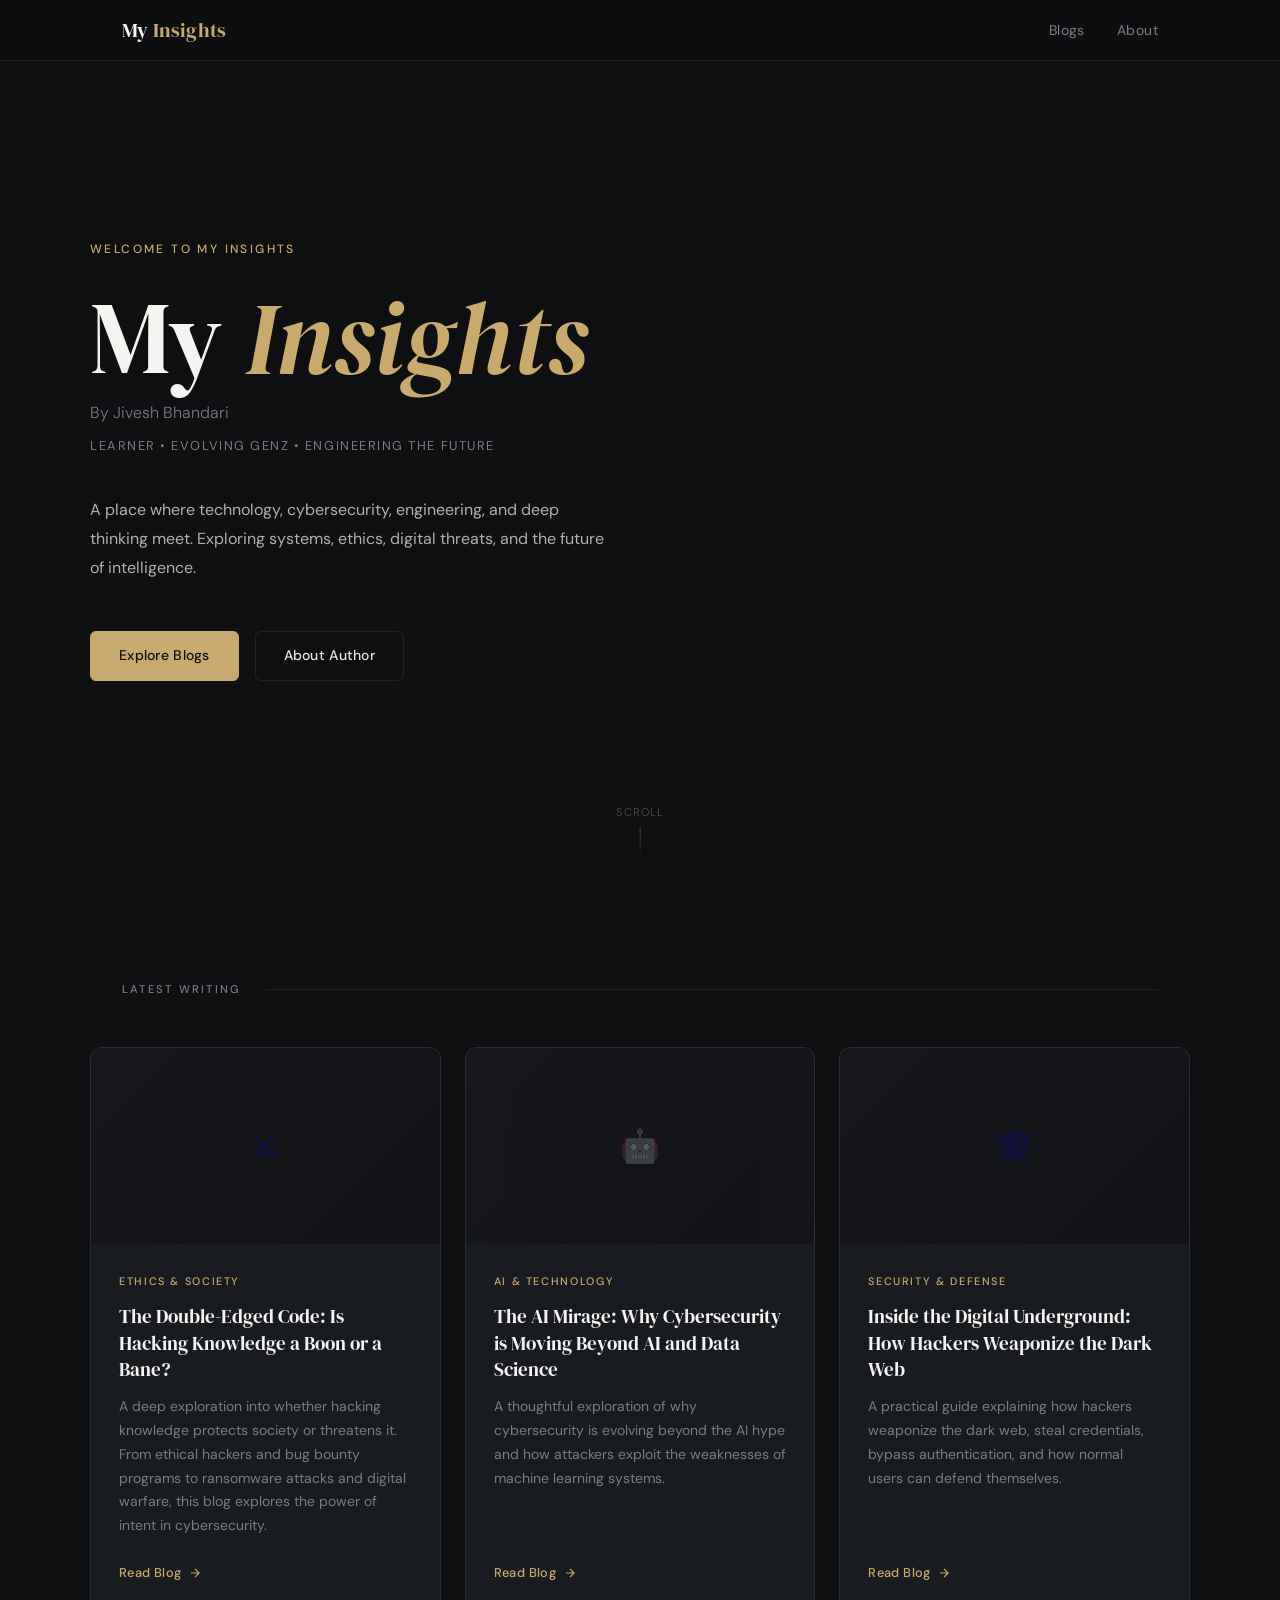
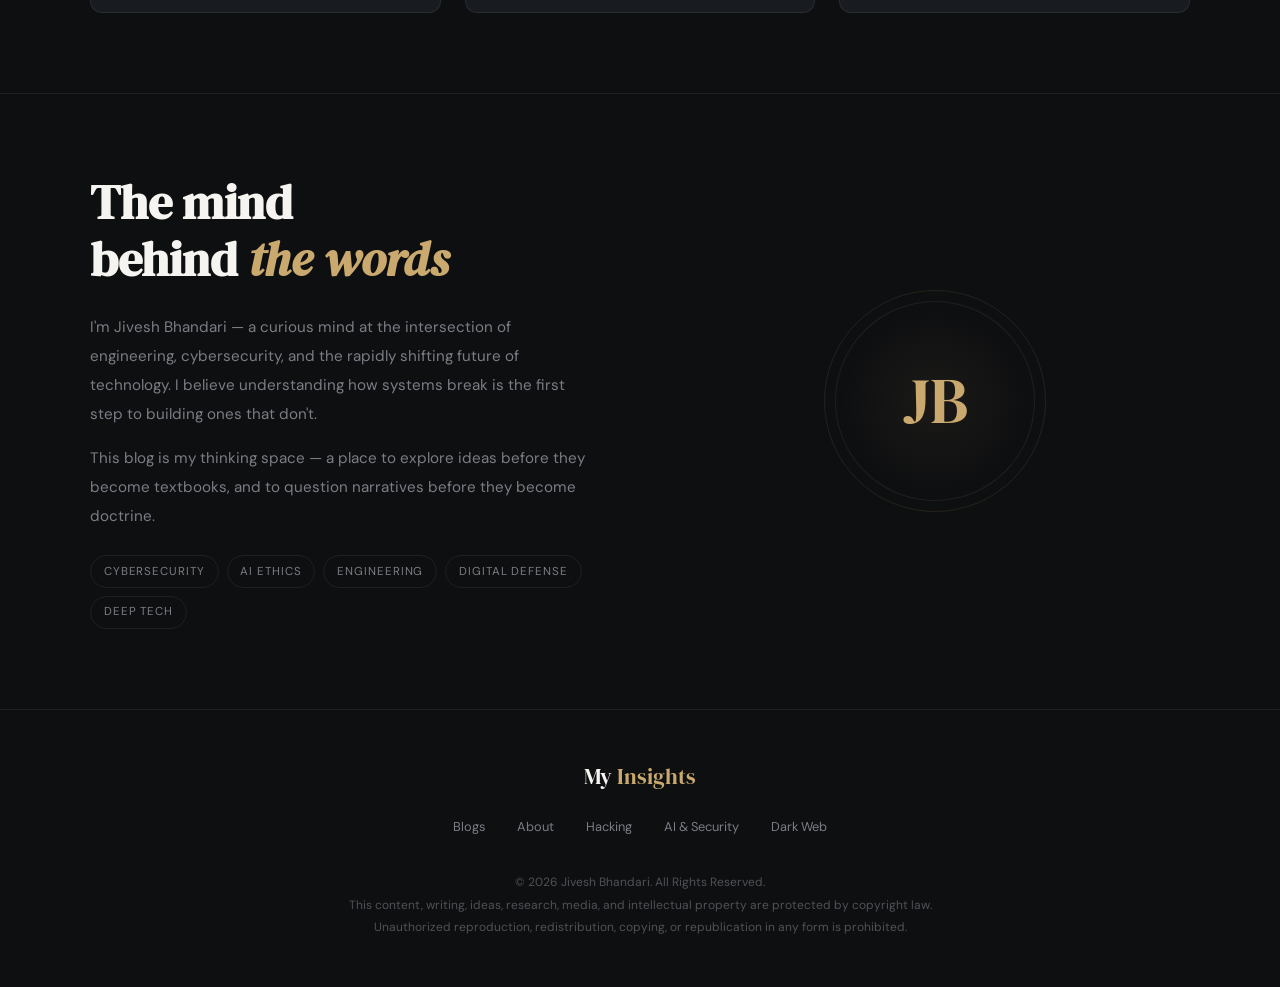
<file: index.html>
<!DOCTYPE html>
<html lang="en">
<head>
  <meta charset="UTF-8" />
  <meta name="viewport" content="width=device-width, initial-scale=1.0" />
  <meta name="description" content="My Insights by Jivesh Bhandari — Technology, Cybersecurity, Engineering, and the Future." />

  <!-- Open Graph / Social Media Meta Tags -->
  <meta property="og:title" content="My Insights — Jivesh Bhandari" />
  <meta property="og:description" content="Technology, Cybersecurity, Engineering, and Future Trends." />
  <meta property="og:url" content="https://jivesh-bhandari-blogs.netlify.app/" />
  <meta property="og:type" content="website" />
  <meta property="og:image" content="https://lh3.googleusercontent.com/pw/AP1GczNeEbO_qNmaP4E3R63Bu9_kUlmDk4RYoKsVJawiVzj3c5rpnS4k363FmC-k52hP71HSp8kPJO4ZqF_bJ3e5_zejurnPZ3fEbfZ1PQjHi17UHcwoRBCBDaNKCDfcrjXe0fOIX1Igfu7BNVHOt8ntsnmY=w2400-h1600-s-no-gm?authuser=0" />
  <meta property="og:image:width" content="2400" />
  <meta property="og:image:height" content="1600" />
  <meta property="og:image:alt" content="My Insights by Jivesh Bhandari - Technology, Cybersecurity & Engineering Blog" />

  <!-- Twitter Cards -->
  <meta name="twitter:card" content="summary_large_image" />
  <meta name="twitter:title" content="My Insights — Jivesh Bhandari" />
  <meta name="twitter:description" content="Technology, Cybersecurity, Engineering, and Future Trends." />
  <meta name="twitter:image" content="https://lh3.googleusercontent.com/pw/AP1GczNeEbO_qNmaP4E3R63Bu9_kUlmDk4RYoKsVJawiVzj3c5rpnS4k363FmC-k52hP71HSp8kPJO4ZqF_bJ3e5_zejurnPZ3fEbfZ1PQjHi17UHcwoRBCBDaNKCDfcrjXe0fOIX1Igfu7BNVHOt8ntsnmY=w2400-h1600-s-no-gm?authuser=0" />

  <title>My Insights — Jivesh Bhandari</title>
  <link rel="preconnect" href="https://fonts.googleapis.com" />
  <link rel="preconnect" href="https://fonts.gstatic.com" crossorigin />
  <link href="https://fonts.googleapis.com/css2?family=DM+Serif+Display:ital@0;1&family=DM+Sans:wght@300;400;500&display=swap" rel="stylesheet" />
  <link rel="stylesheet" href="index.css" />
</head>
<body>

  <nav>
    <div class="nav-inner">
      <a href="index.html" class="nav-logo">My <span>Insights</span></a>
      <ul class="nav-links">
        <li><a href="#blogs">Blogs</a></li>
        <li><a href="#about">About</a></li>
      </ul>
    </div>
  </nav>

  <section class="hero">
    <div class="hero-bg"></div>
    <div class="hero-overlay"></div>
    <div class="hero-content">
      <p class="hero-eyebrow">Welcome to My Insights</p>
      <h1 class="hero-title">My <em>Insights</em></h1>
      <p class="hero-sub">By Jivesh Bhandari</p>
      <p class="hero-tagline">Learner &bull; Evolving GenZ &bull; Engineering the Future</p>
      <p class="hero-intro">A place where technology, cybersecurity, engineering, and deep thinking meet. Exploring systems, ethics, digital threats, and the future of intelligence.</p>
      <div class="hero-btns">
        <a href="#blogs" class="btn btn-primary">Explore Blogs</a>
        <a href="#about" class="btn btn-ghost">About Author</a>
      </div>
    </div>
    <div class="scroll-hint">Scroll</div>
  </section>

  <section id="blogs">
    <div class="section-label">
      <span>Latest Writing</span>
    </div>
    <div class="blogs-grid">

      <a href="Hacking_Knowledge_Boon_or_Bane.html" class="card fade-up">
        <div class="card-img">
          <img src="https://lh3.googleusercontent.com/pw/AP1GczMq9yNB_U9fghuEnM-Q7bZff6iFEiEwh6FCKW2mfzI6XwjSGj_rlnCyKGowDDvUQPapVhyWKDLr_SGAsQro1u2xmjA0e5oeh9nJcEF5EJJ3mfOqzdGvhZCMtvaty3MlrDnmzh4pscwB37aiBfrCf-65=w1024-h683-s-no-gm?authuser=0"
            alt="Hacking Knowledge"
            onerror="this.parentElement.innerHTML='<div class=\'card-img-placeholder\'>⚔</div>'" />
        </div>
        <div class="card-body">
          <p class="card-tag">Ethics &amp; Society</p>
          <h2 class="card-title">The Double-Edged Code: Is Hacking Knowledge a Boon or a Bane?</h2>
          <p class="card-desc">A deep exploration into whether hacking knowledge protects society or threatens it. From ethical hackers and bug bounty programs to ransomware attacks and digital warfare, this blog explores the power of intent in cybersecurity.</p>
          <span class="card-read">Read Blog <svg viewBox="0 0 24 24" fill="none" stroke="currentColor" stroke-width="2"><path d="M5 12h14M12 5l7 7-7 7"/></svg></span>
        </div>
      </a>

      <a href="Cybersecurity_Beyond_AI_and_Data_Science.html" class="card fade-up">
        <div class="card-img">
          <img src="https://lh3.googleusercontent.com/pw/AP1GczMlxmVu-YY9zmVrAGi2Ozqy6V_SJbiHuywV4XxTKue5YpfRM9NLTo_SGcJCJW1yTneMDnVo9uAGF_LFfDSKTrddrBKPNVRTz6tqi3yRopGi9bMxUjoqHJVPv7ydQSayVdYzeaaXWYBPFWcrBYizVz8x=w697-h444-s-no-gm?authuser=0"
            alt="AI and Cybersecurity"
            onerror="this.parentElement.innerHTML='<div class=\'card-img-placeholder\'>🤖</div>'" />
        </div>
        <div class="card-body">
          <p class="card-tag">AI &amp; Technology</p>
          <h2 class="card-title">The AI Mirage: Why Cybersecurity is Moving Beyond AI and Data Science</h2>
          <p class="card-desc">A thoughtful exploration of why cybersecurity is evolving beyond the AI hype and how attackers exploit the weaknesses of machine learning systems.</p>
          <span class="card-read">Read Blog <svg viewBox="0 0 24 24" fill="none" stroke="currentColor" stroke-width="2"><path d="M5 12h14M12 5l7 7-7 7"/></svg></span>
        </div>
      </a>

      <a href="Dark_Web_and_Hacker_Defense_Guide.html" class="card fade-up">
        <div class="card-img">
          <img src="https://lh3.googleusercontent.com/pw/AP1GczPHlCnpF2lUAhondIzsMMGBLqr3ot6d9sQoe-3z2kREuGic0Zb66toZxkZ75unkDyFJ79W4FwWqlCLpmpB7RLnM4CUxNw3isTLEocvWcGR8aWW82LUK6UxIG7GuK-hX9eWFvy8XAGx_Dy-_hJS3LwK_=w888-h529-s-no-gm?authuser=0"
            alt="Dark Web"
            onerror="this.parentElement.innerHTML='<div class=\'card-img-placeholder\'>🕸</div>'" />
        </div>
        <div class="card-body">
          <p class="card-tag">Security &amp; Defense</p>
          <h2 class="card-title">Inside the Digital Underground: How Hackers Weaponize the Dark Web</h2>
          <p class="card-desc">A practical guide explaining how hackers weaponize the dark web, steal credentials, bypass authentication, and how normal users can defend themselves.</p>
          <span class="card-read">Read Blog <svg viewBox="0 0 24 24" fill="none" stroke="currentColor" stroke-width="2"><path d="M5 12h14M12 5l7 7-7 7"/></svg></span>
        </div>
      </a>

    </div>
  </section>

  <section id="about">
    <div class="about-inner">
      <div>
        <h2 class="about-heading">The mind<br>behind <em>the words</em></h2>
        <p class="about-text">I'm Jivesh Bhandari — a curious mind at the intersection of engineering, cybersecurity, and the rapidly shifting future of technology. I believe understanding how systems break is the first step to building ones that don't.</p>
        <p class="about-text">This blog is my thinking space — a place to explore ideas before they become textbooks, and to question narratives before they become doctrine.</p>
        <div class="about-tags">
          <span class="tag">Cybersecurity</span>
          <span class="tag">AI Ethics</span>
          <span class="tag">Engineering</span>
          <span class="tag">Digital Defense</span>
          <span class="tag">Deep Tech</span>
        </div>
      </div>
      <div class="about-visual">
        <div class="about-monogram">JB</div>
      </div>
    </div>
  </section>

  <footer>
    <div class="logo">My <span>Insights</span></div>
    <ul class="footer-links">
      <li><a href="#blogs">Blogs</a></li>
      <li><a href="#about">About</a></li>
      <li><a href="Hacking_Knowledge_Boon_or_Bane.html">Hacking</a></li>
      <li><a href="Cybersecurity_Beyond_AI_and_Data_Science.html">AI &amp; Security</a></li>
      <li><a href="Dark_Web_and_Hacker_Defense_Guide.html">Dark Web</a></li>
    </ul>
    <p class="footer-copy">
      &copy; 2026 Jivesh Bhandari. All Rights Reserved.<br>
      This content, writing, ideas, research, media, and intellectual property are protected by copyright law.
      Unauthorized reproduction, redistribution, copying, or republication in any form is prohibited.
    </p>
  </footer>

  <script src="index.js"></script>

</body>
</html>
</file>
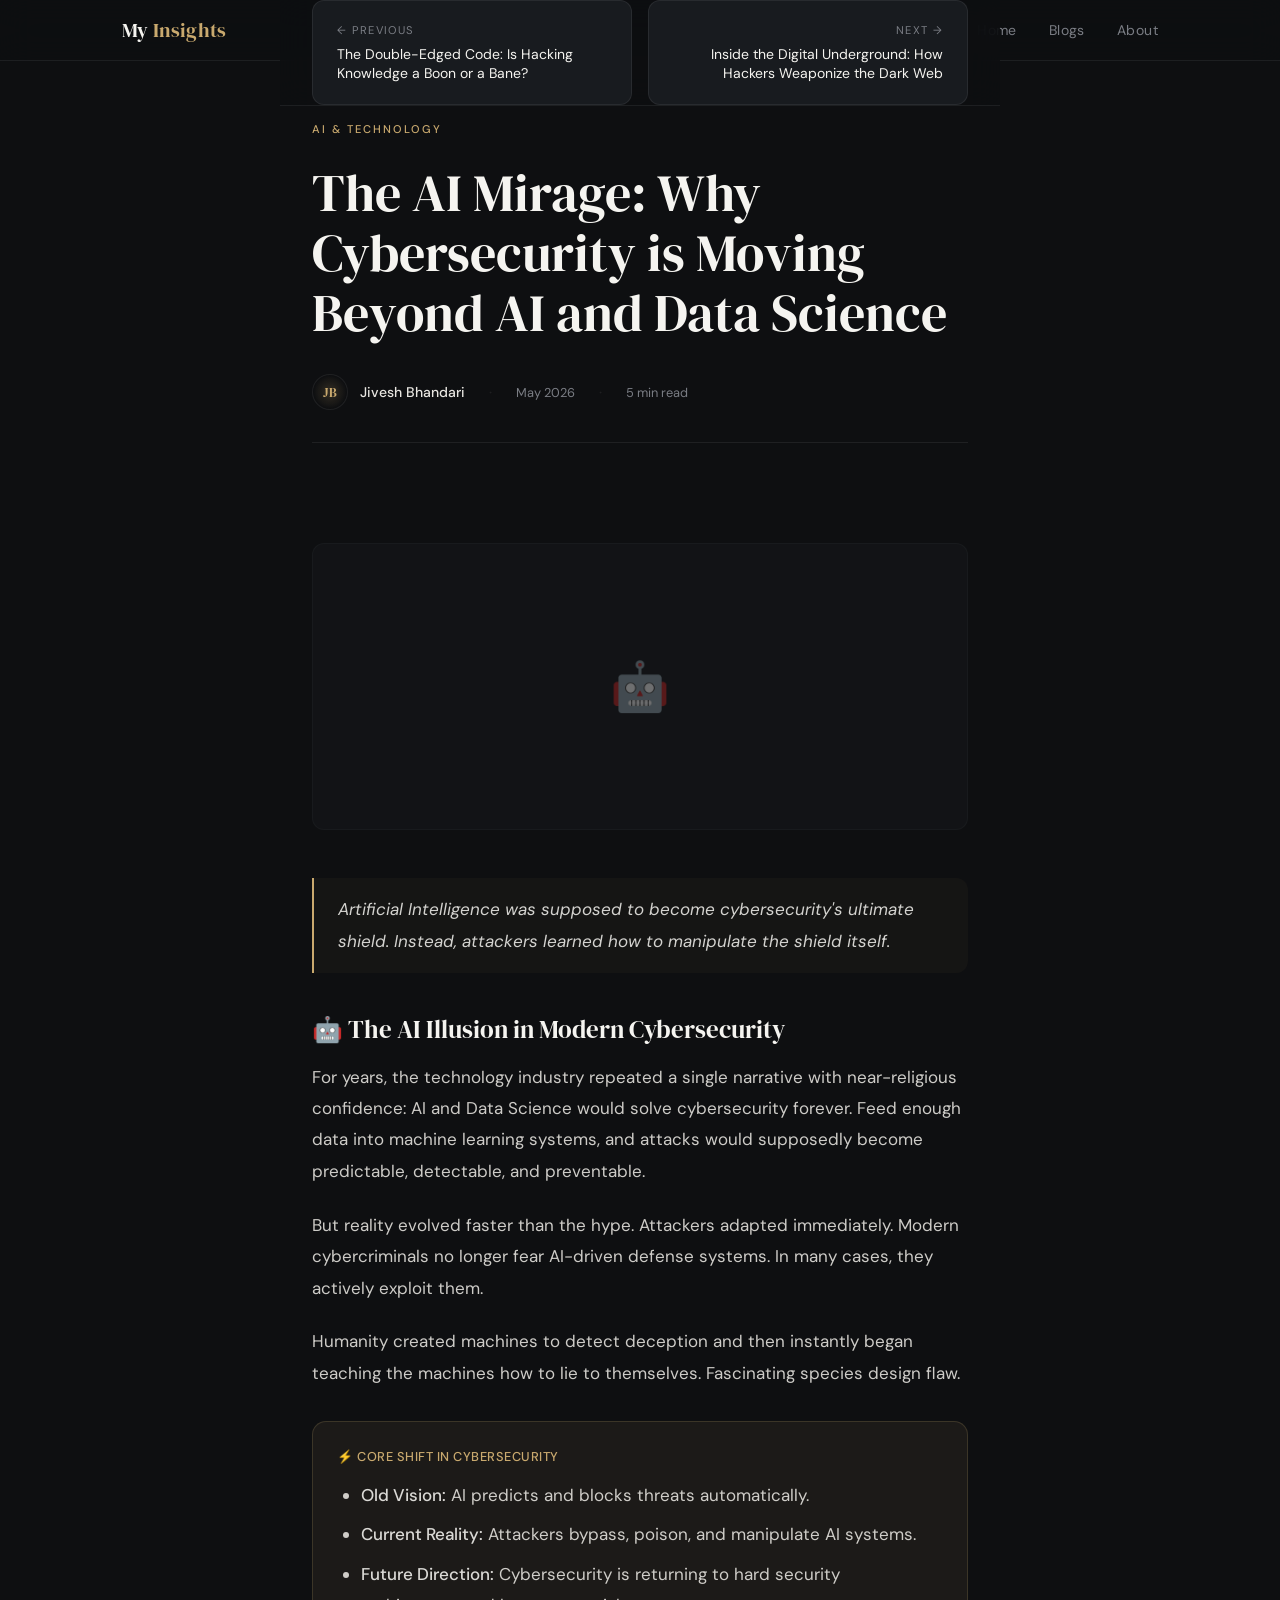
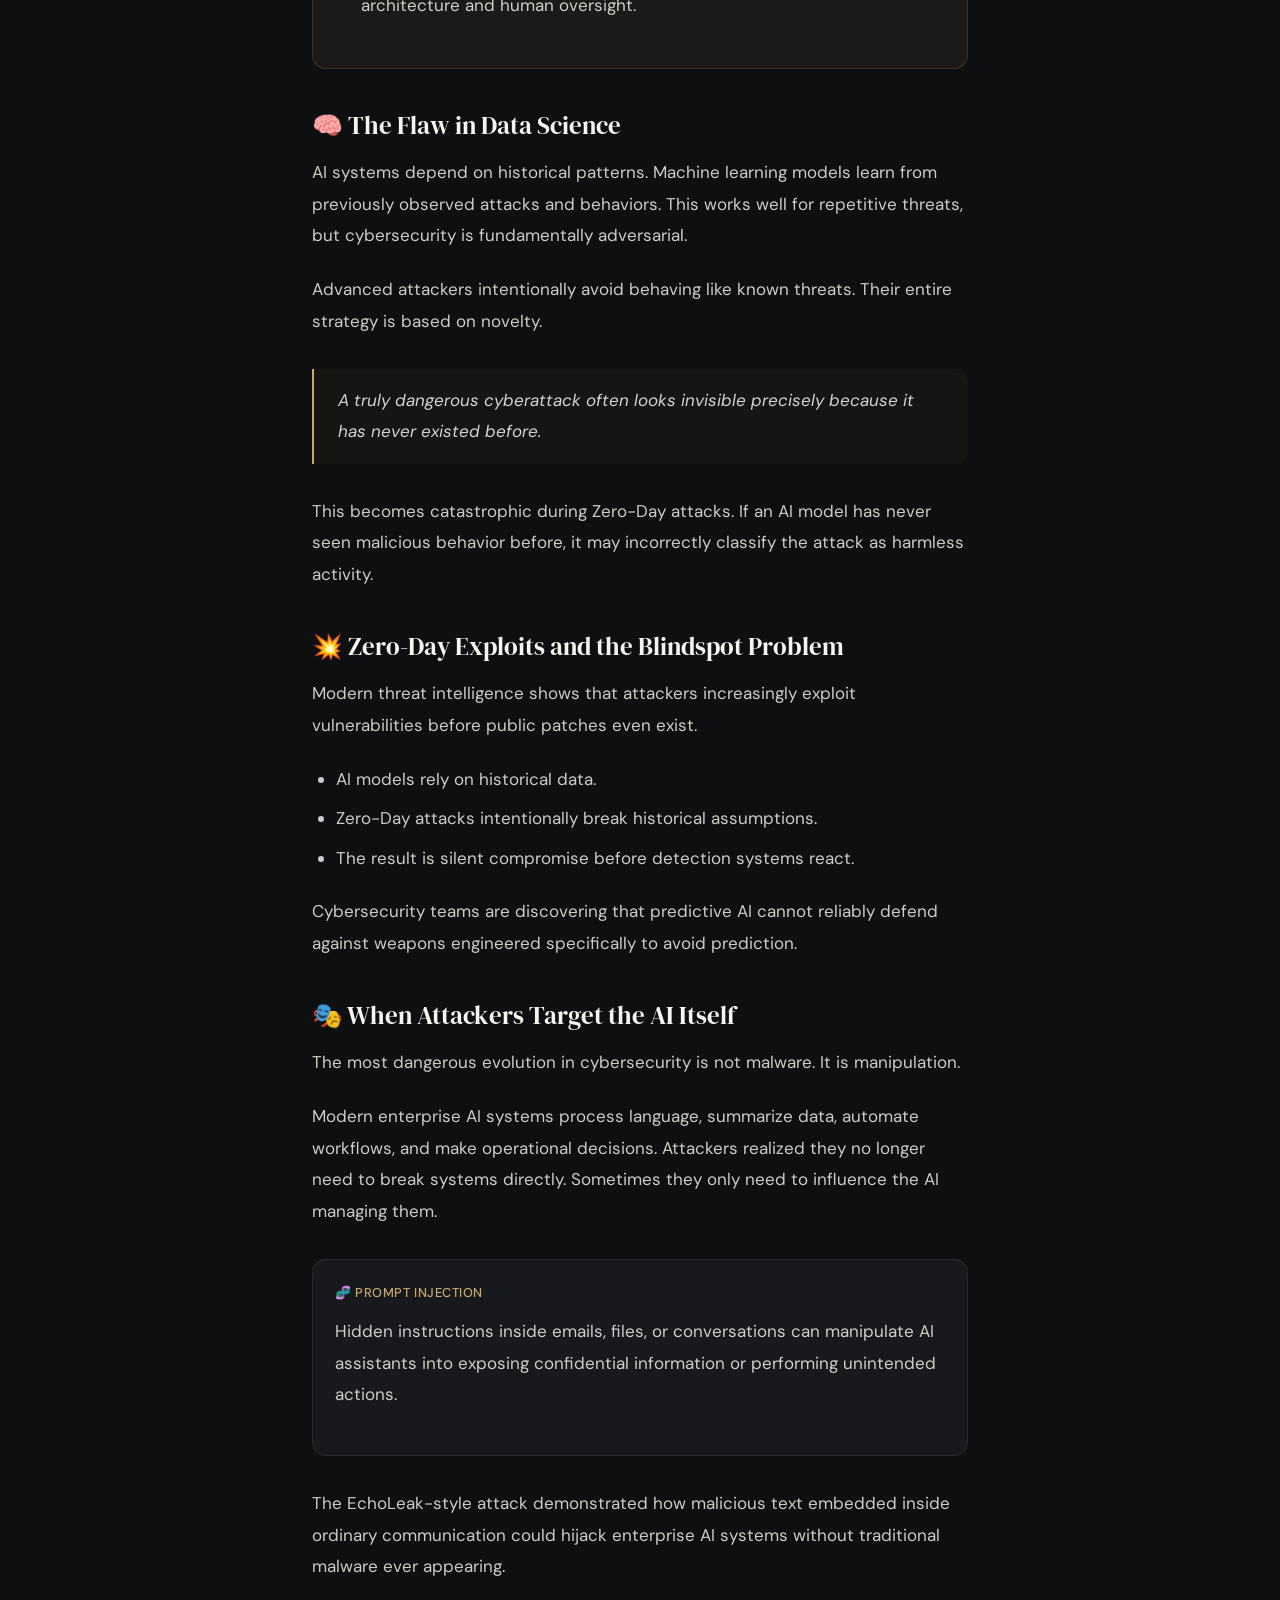
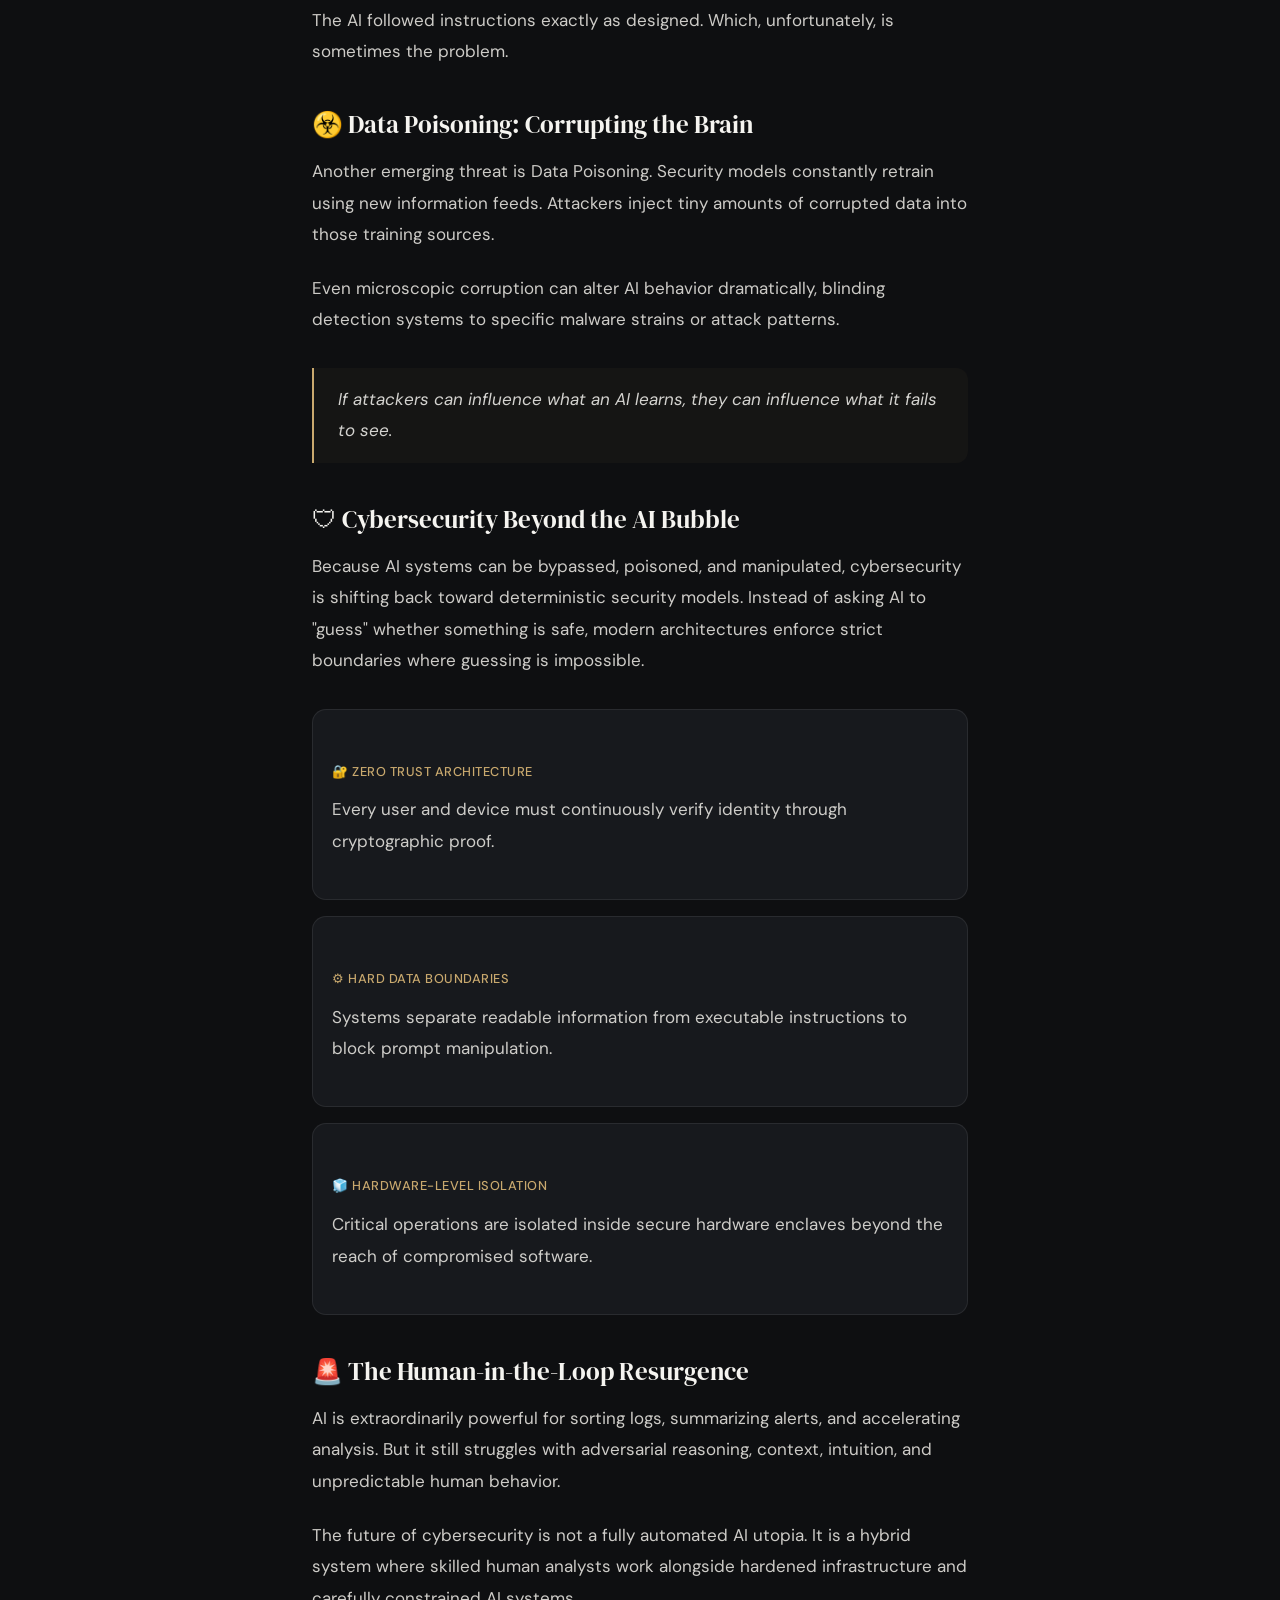
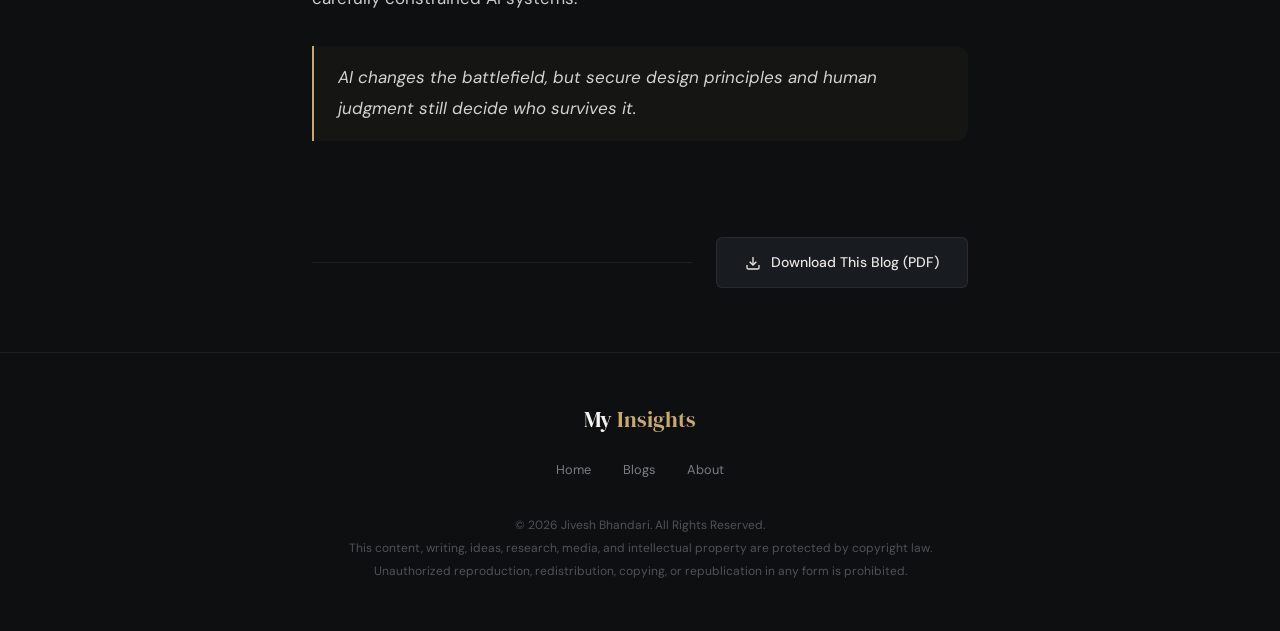
<file: Cybersecurity_Beyond_AI_and_Data_Science.html>
<!DOCTYPE html>
<html lang="en">
<head>
  <meta charset="utf-8" />
  <meta content="width=device-width, initial-scale=1.0" name="viewport" />
  <meta content="The AI Mirage: Why Cybersecurity is Moving Beyond AI and Data Science — By Jivesh Bhandari" name="description" />
  <title>The AI Mirage — My Insights</title>
  <link href="https://fonts.googleapis.com" rel="preconnect" />
  <link crossorigin="" href="https://fonts.gstatic.com" rel="preconnect" />
  <link href="https://fonts.googleapis.com/css2?family=DM+Serif+Display:ital@0;1&family=DM+Sans:wght@300;400;500&display=swap" rel="stylesheet" />
  <link rel="stylesheet" href="blog.css" />
</head>
<body>

  <nav>
    <div class="nav-inner">
      <a class="nav-logo" href="index.html">My <span>Insights</span></a>
      <ul class="nav-links">
        <li><a href="index.html">Home</a></li>
        <li><a href="index.html#blogs">Blogs</a></li>
        <li><a href="index.html#about">About</a></li>
      </ul>
    </div>
  </nav>

  <header class="blog-hero">
    <p class="blog-tag">AI &amp; Technology</p>
    <h1 class="blog-title">The AI Mirage: Why Cybersecurity is Moving Beyond AI and Data Science</h1>
    <div class="blog-meta">
      <div class="meta-author">
        <div class="meta-avatar">JB</div>
        <div>
          <div class="meta-name">Jivesh Bhandari</div>
        </div>
      </div>
      <span class="meta-dot">·</span>
      <span class="meta-info">May 2026</span>
      <span class="meta-dot">·</span>
      <span class="meta-info" id="read-time">5 min read</span>
    </div>
  </header>

  <div class="cover-img-wrap">
    <img alt="AI Mirage and Cybersecurity"
      onerror="this.outerHTML='<div class=\'cover-img-placeholder\'>🤖</div>'"
      src="https://lh3.googleusercontent.com/pw/AP1GczMlxmVu-YY9zmVrAGi2Ozqy6V_SJbiHuywV4XxTKue5YpfRM9NLTo_SGcJCJW1yTneMDnVo9uAGF_LFfDSKTrddrBKPNVRTz6tqi3yRopGi9bMxUjoqHJVPv7ydQSayVdYzeaaXWYBPFWcrBYizVz8x=w697-h444-s-no-gm?authuser=0" />
  </div>

  <article class="article" id="article-content">
    <div class="cyber-intro">
      <blockquote>
        <p>Artificial Intelligence was supposed to become cybersecurity's ultimate shield. Instead, attackers learned how to manipulate the shield itself.</p>
      </blockquote>
    </div>
    <h2>🤖 The AI Illusion in Modern Cybersecurity</h2>
    <p>For years, the technology industry repeated a single narrative with near-religious confidence: AI and Data Science would solve cybersecurity forever. Feed enough data into machine learning systems, and attacks would supposedly become predictable, detectable, and preventable.</p>
    <p>But reality evolved faster than the hype. Attackers adapted immediately. Modern cybercriminals no longer fear AI-driven defense systems. In many cases, they actively exploit them.</p>
    <p>Humanity created machines to detect deception and then instantly began teaching the machines how to lie to themselves. Fascinating species design flaw.</p>
    <div style="background:rgba(201,169,110,0.08); border:1px solid rgba(201,169,110,0.18); padding:1.5rem; border-radius:14px; margin:2rem 0;">
      <h3 style="margin-top:0;">⚡ Core Shift in Cybersecurity</h3>
      <ul>
        <li><strong>Old Vision:</strong> AI predicts and blocks threats automatically.</li>
        <li><strong>Current Reality:</strong> Attackers bypass, poison, and manipulate AI systems.</li>
        <li><strong>Future Direction:</strong> Cybersecurity is returning to hard security architecture and human oversight.</li>
      </ul>
    </div>
    <h2>🧠 The Flaw in Data Science</h2>
    <p>AI systems depend on historical patterns. Machine learning models learn from previously observed attacks and behaviors. This works well for repetitive threats, but cybersecurity is fundamentally adversarial.</p>
    <p>Advanced attackers intentionally avoid behaving like known threats. Their entire strategy is based on novelty.</p>
    <blockquote>
      <p>A truly dangerous cyberattack often looks invisible precisely because it has never existed before.</p>
    </blockquote>
    <p>This becomes catastrophic during Zero-Day attacks. If an AI model has never seen malicious behavior before, it may incorrectly classify the attack as harmless activity.</p>
    <h2>💥 Zero-Day Exploits and the Blindspot Problem</h2>
    <p>Modern threat intelligence shows that attackers increasingly exploit vulnerabilities before public patches even exist.</p>
    <ul>
      <li>AI models rely on historical data.</li>
      <li>Zero-Day attacks intentionally break historical assumptions.</li>
      <li>The result is silent compromise before detection systems react.</li>
    </ul>
    <p>Cybersecurity teams are discovering that predictive AI cannot reliably defend against weapons engineered specifically to avoid prediction.</p>
    <h2>🎭 When Attackers Target the AI Itself</h2>
    <p>The most dangerous evolution in cybersecurity is not malware. It is manipulation.</p>
    <p>Modern enterprise AI systems process language, summarize data, automate workflows, and make operational decisions. Attackers realized they no longer need to break systems directly. Sometimes they only need to influence the AI managing them.</p>
    <div style="padding:1.4rem; border-radius:14px; background:#17191d; border:1px solid rgba(255,255,255,0.08); margin:2rem 0;">
      <h3 style="margin-top:0;">🧬 Prompt Injection</h3>
      <p>Hidden instructions inside emails, files, or conversations can manipulate AI assistants into exposing confidential information or performing unintended actions.</p>
    </div>
    <p>The EchoLeak-style attack demonstrated how malicious text embedded inside ordinary communication could hijack enterprise AI systems without traditional malware ever appearing.</p>
    <p>The AI followed instructions exactly as designed. Which, unfortunately, is sometimes the problem.</p>
    <h2>☣️ Data Poisoning: Corrupting the Brain</h2>
    <p>Another emerging threat is Data Poisoning. Security models constantly retrain using new information feeds. Attackers inject tiny amounts of corrupted data into those training sources.</p>
    <p>Even microscopic corruption can alter AI behavior dramatically, blinding detection systems to specific malware strains or attack patterns.</p>
    <blockquote>
      <p>If attackers can influence what an AI learns, they can influence what it fails to see.</p>
    </blockquote>
    <h2>🛡 Cybersecurity Beyond the AI Bubble</h2>
    <p>Because AI systems can be bypassed, poisoned, and manipulated, cybersecurity is shifting back toward deterministic security models. Instead of asking AI to "guess" whether something is safe, modern architectures enforce strict boundaries where guessing is impossible.</p>
    <div style="display:grid; gap:1rem; margin:2rem 0;">
      <div style="padding:1.2rem; border-radius:14px; background:#17191d; border:1px solid rgba(255,255,255,0.08);">
        <h3>🔐 Zero Trust Architecture</h3>
        <p>Every user and device must continuously verify identity through cryptographic proof.</p>
      </div>
      <div style="padding:1.2rem; border-radius:14px; background:#17191d; border:1px solid rgba(255,255,255,0.08);">
        <h3>⚙ Hard Data Boundaries</h3>
        <p>Systems separate readable information from executable instructions to block prompt manipulation.</p>
      </div>
      <div style="padding:1.2rem; border-radius:14px; background:#17191d; border:1px solid rgba(255,255,255,0.08);">
        <h3>🧊 Hardware-Level Isolation</h3>
        <p>Critical operations are isolated inside secure hardware enclaves beyond the reach of compromised software.</p>
      </div>
    </div>
    <h2>🚨 The Human-in-the-Loop Resurgence</h2>
    <p>AI is extraordinarily powerful for sorting logs, summarizing alerts, and accelerating analysis. But it still struggles with adversarial reasoning, context, intuition, and unpredictable human behavior.</p>
    <p>The future of cybersecurity is not a fully automated AI utopia. It is a hybrid system where skilled human analysts work alongside hardened infrastructure and carefully constrained AI systems.</p>
    <blockquote>
      <p>AI changes the battlefield, but secure design principles and human judgment still decide who survives it.</p>
    </blockquote>
  </article>

  <div class="download-section">
    <a class="btn-download" download="" href="./assets/Cybersecurity_Beyond_AI_and_Data_Science.pdf">
      <svg fill="none" stroke="currentColor" stroke-width="2" viewBox="0 0 24 24"><path d="M21 15v4a2 2 0 0 1-2 2H5a2 2 0 0 1-2-2v-4"></path><polyline points="7 10 12 15 17 10"></polyline><line x1="12" x2="12" y1="15" y2="3"></line></svg>
      Download This Blog (PDF)
    </a>
  </div>

  <nav aria-label="Blog navigation" class="page-nav">
    <a class="page-nav-link prev" href="Hacking_Knowledge_Boon_or_Bane.html">
      <span class="page-nav-label">← Previous</span>
      <span class="page-nav-title">The Double-Edged Code: Is Hacking Knowledge a Boon or a Bane?</span>
    </a>
    <a class="page-nav-link next" href="Dark_Web_and_Hacker_Defense_Guide.html">
      <span class="page-nav-label">Next →</span>
      <span class="page-nav-title">Inside the Digital Underground: How Hackers Weaponize the Dark Web</span>
    </a>
  </nav>

  <footer>
    <div class="logo">My <span>Insights</span></div>
    <ul class="footer-links">
      <li><a href="index.html">Home</a></li>
      <li><a href="index.html#blogs">Blogs</a></li>
      <li><a href="index.html#about">About</a></li>
    </ul>
    <p class="footer-copy">
      © 2026 Jivesh Bhandari. All Rights Reserved.<br />
      This content, writing, ideas, research, media, and intellectual property are protected by copyright law.
      Unauthorized reproduction, redistribution, copying, or republication in any form is prohibited.
    </p>
  </footer>

</body>
</html>
</file>
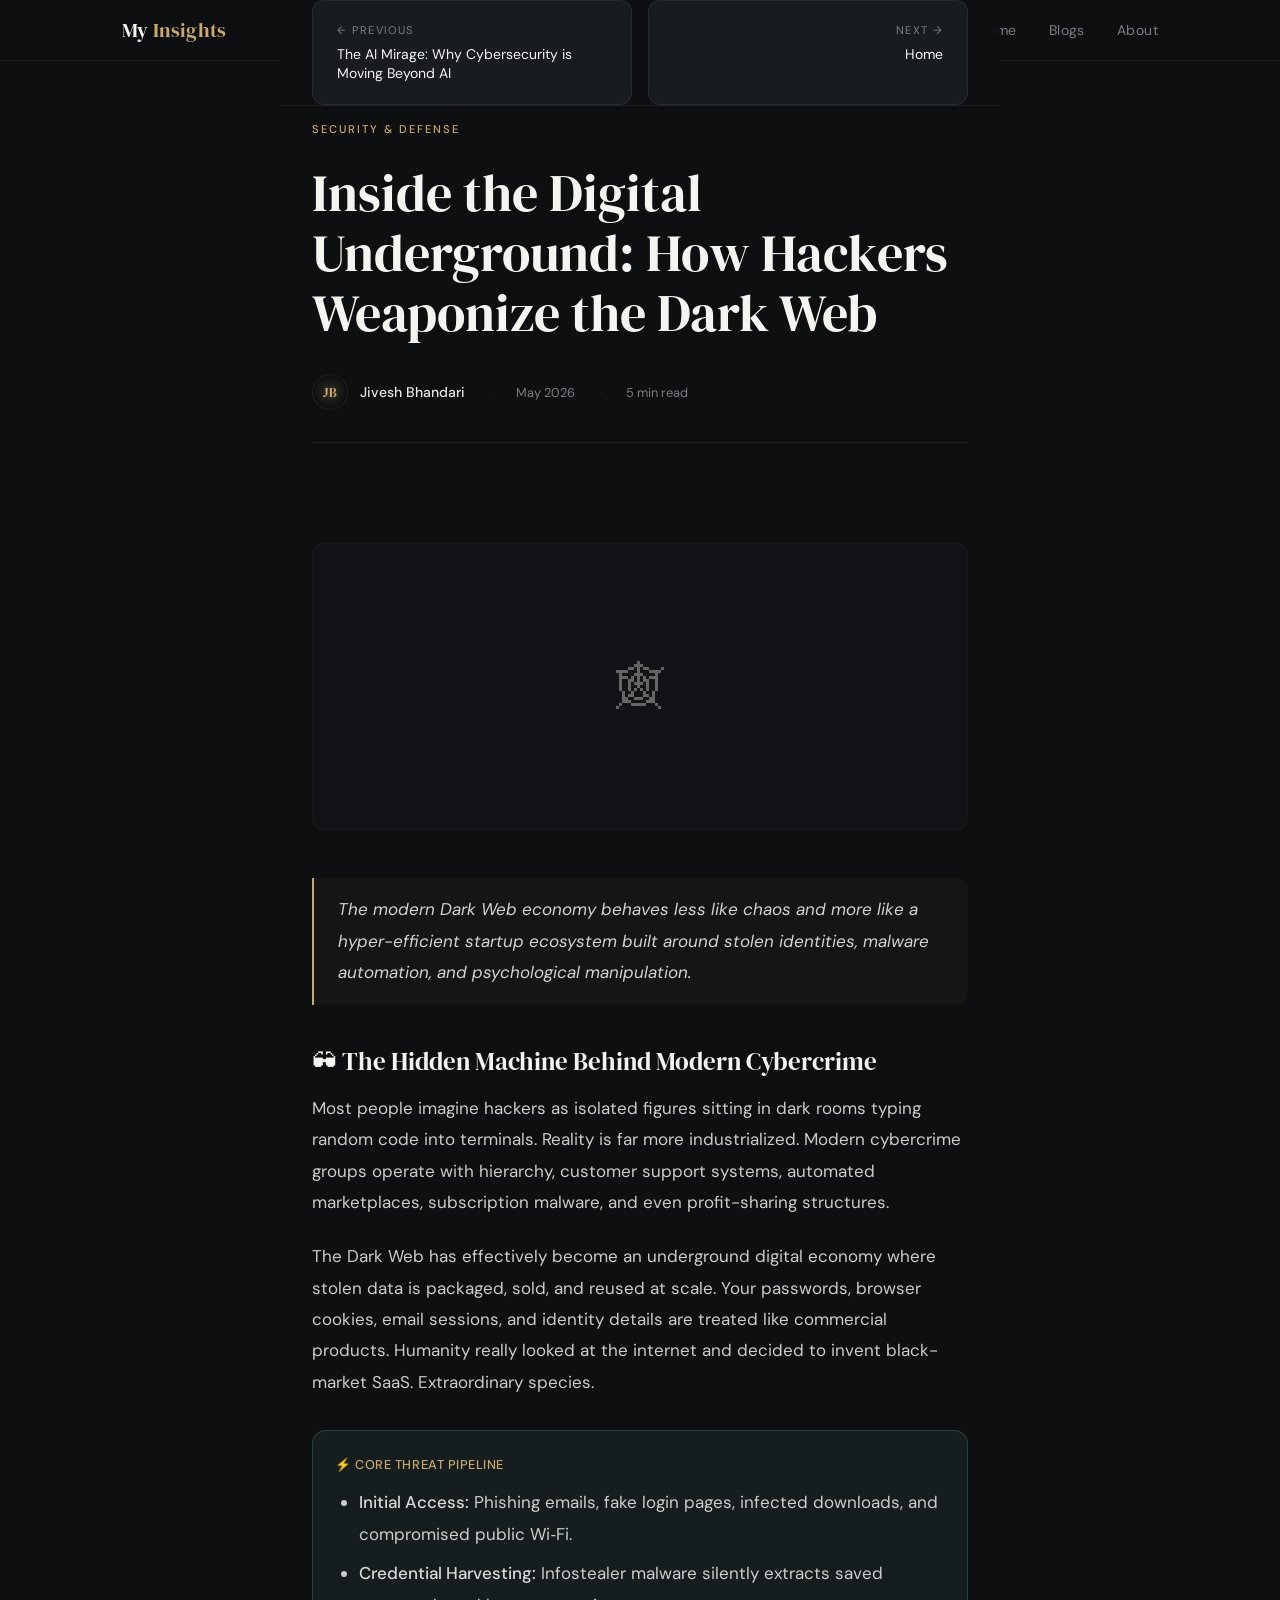
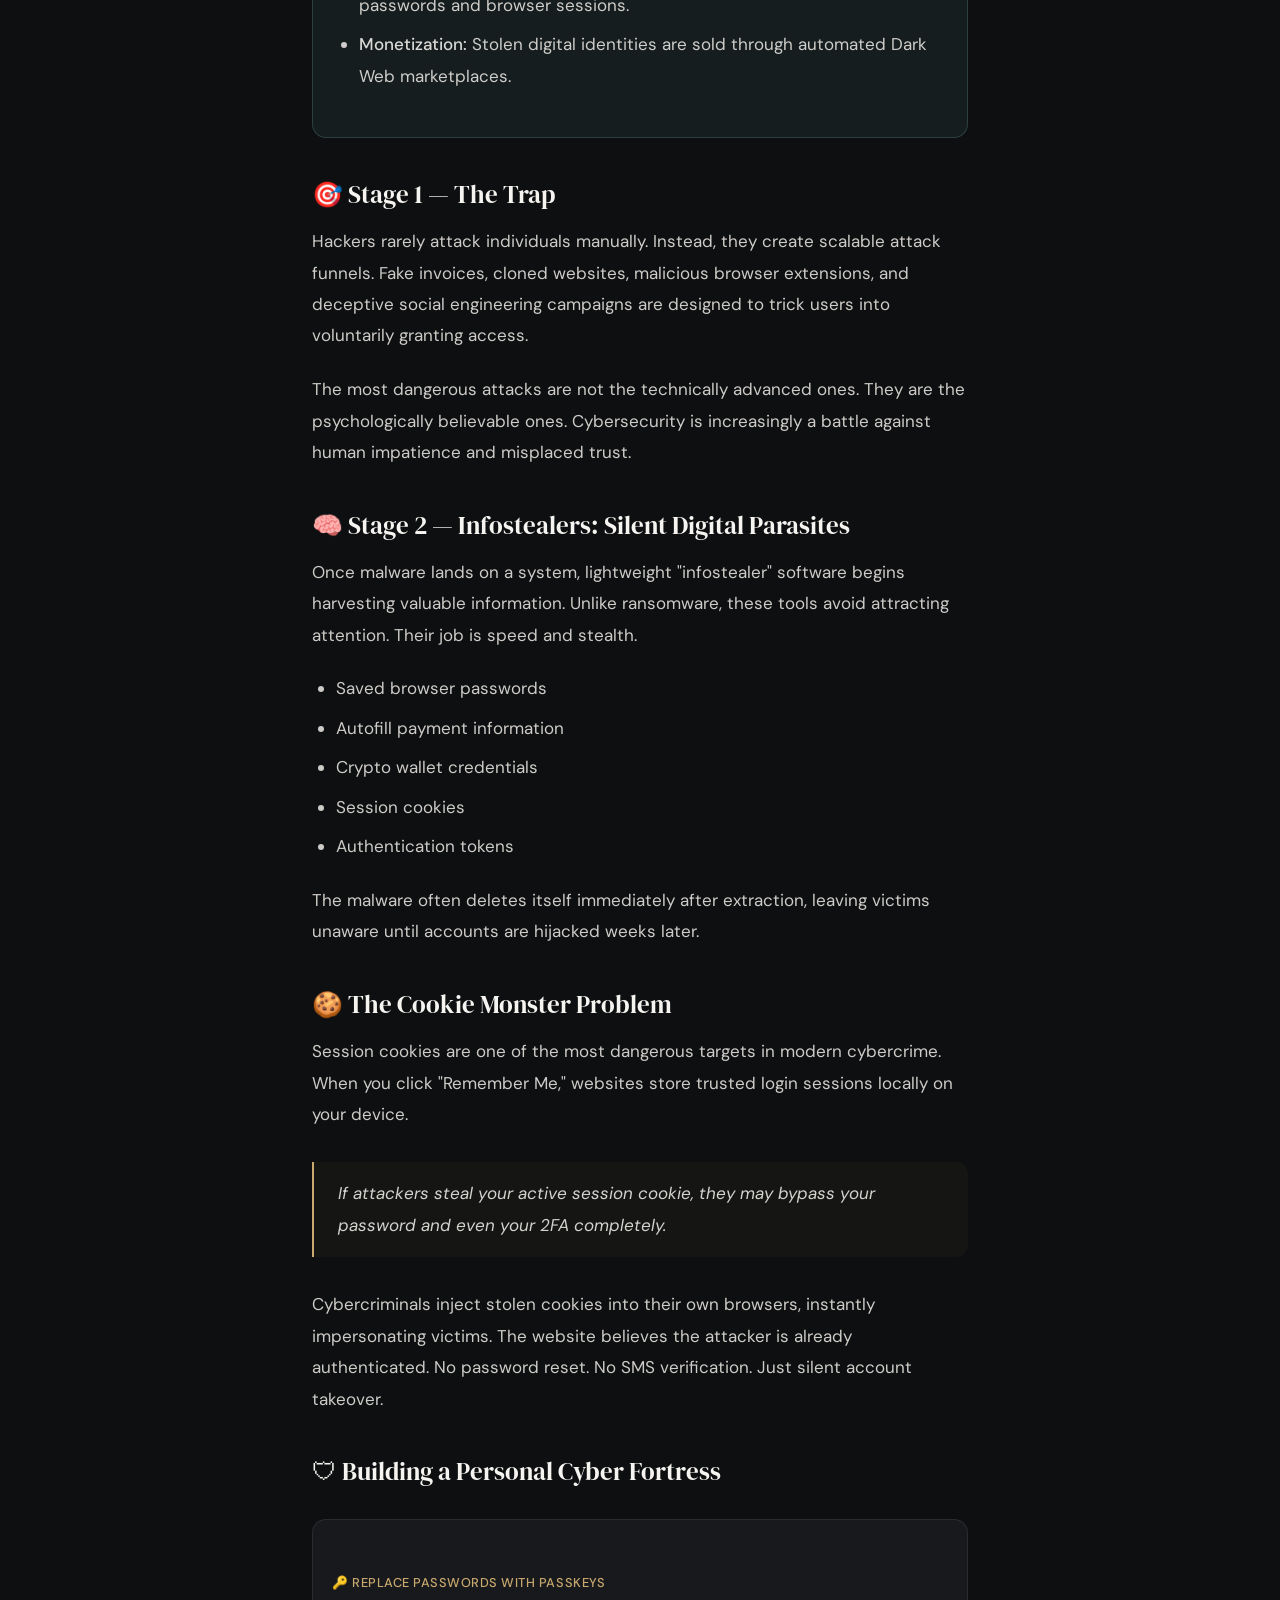
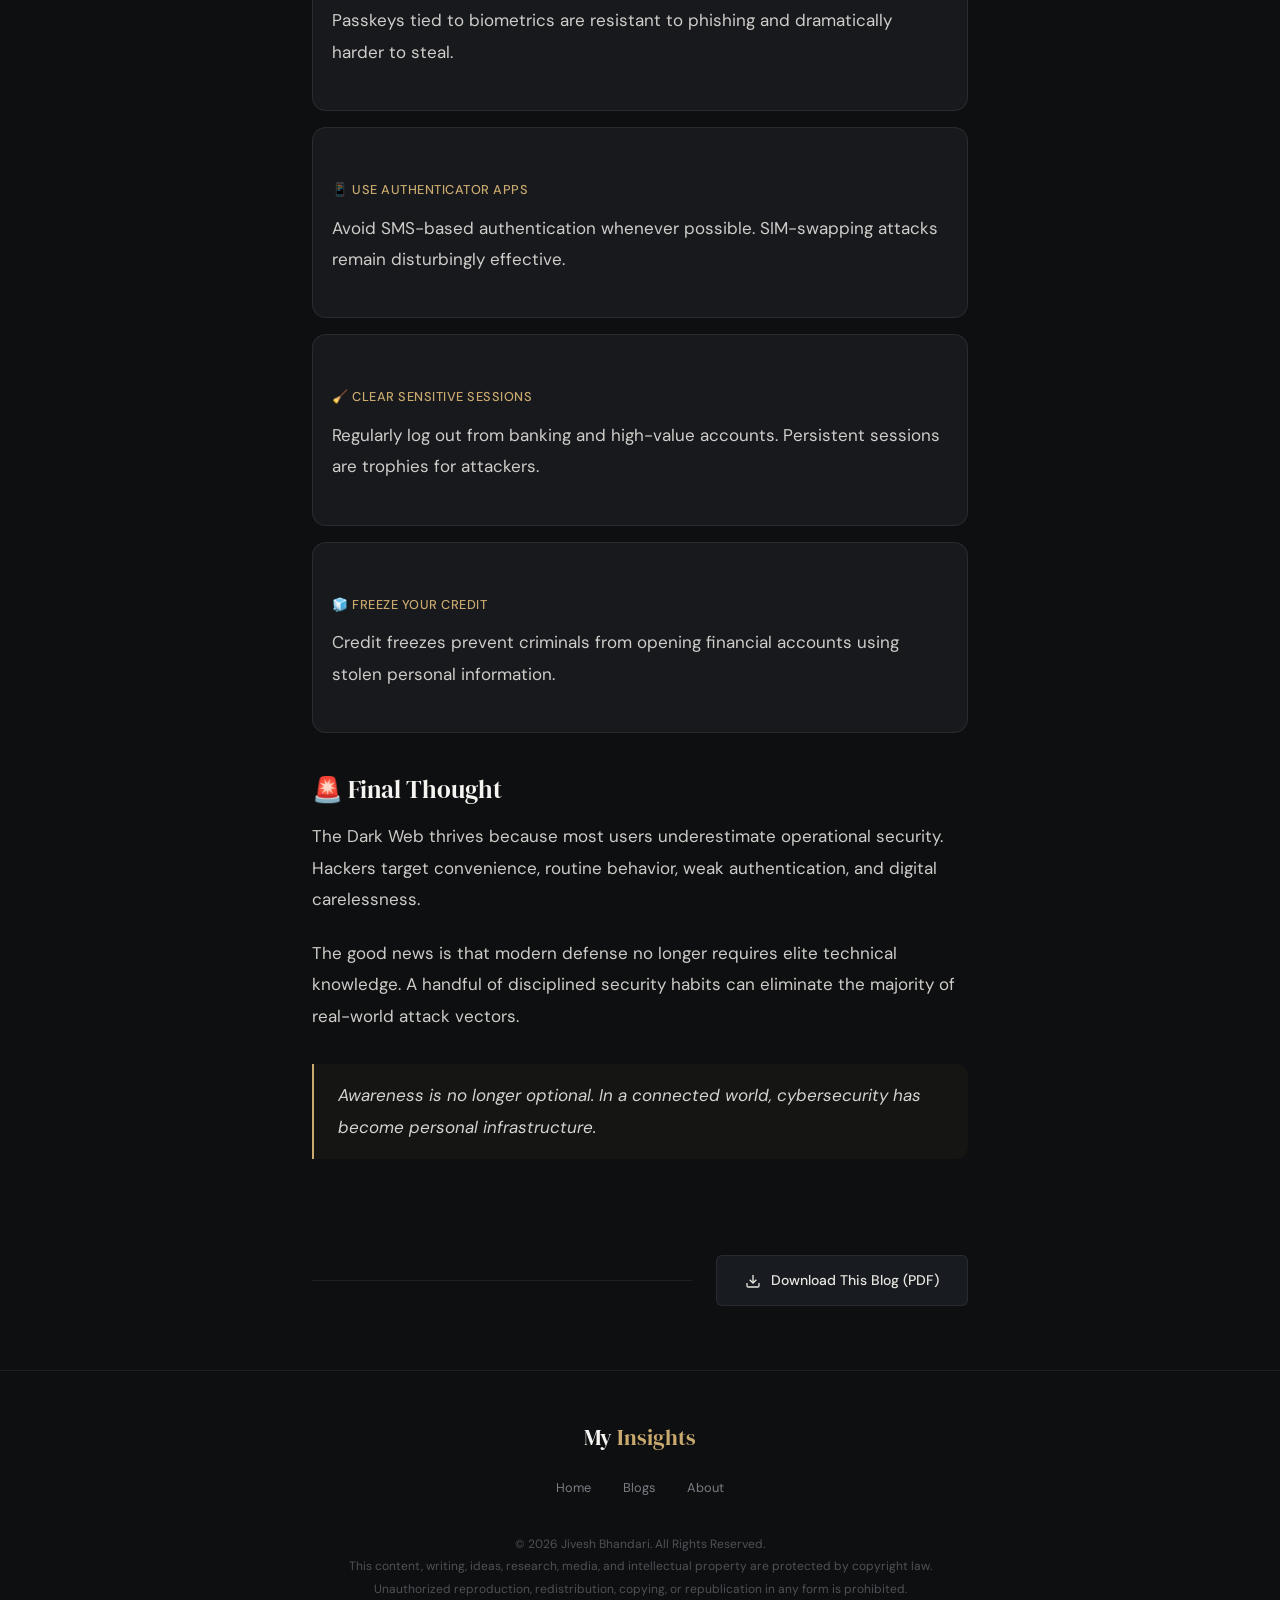
<file: Dark_Web_and_Hacker_Defense_Guide.html>
<!DOCTYPE html>
<html lang="en">
<head>
  <meta charset="utf-8" />
  <meta content="width=device-width, initial-scale=1.0" name="viewport" />
  <meta content="Inside the Digital Underground: How Hackers Weaponize the Dark Web — By Jivesh Bhandari" name="description" />
  <title>Inside the Digital Underground — My Insights</title>
  <link href="https://fonts.googleapis.com" rel="preconnect" />
  <link crossorigin="" href="https://fonts.gstatic.com" rel="preconnect" />
  <link href="https://fonts.googleapis.com/css2?family=DM+Serif+Display:ital@0;1&family=DM+Sans:wght@300;400;500&display=swap" rel="stylesheet" />
  <link rel="stylesheet" href="blog.css" />
</head>
<body>

  <nav>
    <div class="nav-inner">
      <a class="nav-logo" href="index.html">My <span>Insights</span></a>
      <ul class="nav-links">
        <li><a href="index.html">Home</a></li>
        <li><a href="index.html#blogs">Blogs</a></li>
        <li><a href="index.html#about">About</a></li>
      </ul>
    </div>
  </nav>

  <header class="blog-hero">
    <p class="blog-tag">Security &amp; Defense</p>
    <h1 class="blog-title">Inside the Digital Underground: How Hackers Weaponize the Dark Web</h1>
    <div class="blog-meta">
      <div class="meta-author">
        <div class="meta-avatar">JB</div>
        <div>
          <div class="meta-name">Jivesh Bhandari</div>
        </div>
      </div>
      <span class="meta-dot">·</span>
      <span class="meta-info">May 2026</span>
      <span class="meta-dot">·</span>
      <span class="meta-info" id="read-time">5 min read</span>
    </div>
  </header>

  <div class="cover-img-wrap">
    <img alt="Inside the Digital Underground — Dark Web"
      onerror="this.outerHTML='<div class=\'cover-img-placeholder\'>🕸</div>'"
      src="https://lh3.googleusercontent.com/pw/AP1GczPHlCnpF2lUAhondIzsMMGBLqr3ot6d9sQoe-3z2kREuGic0Zb66toZxkZ75unkDyFJ79W4FwWqlCLpmpB7RLnM4CUxNw3isTLEocvWcGR8aWW82LUK6UxIG7GuK-hX9eWFvy8XAGx_Dy-_hJS3LwK_=w888-h529-s-no-gm?authuser=0" />
  </div>

  <article class="article" id="article-content">
    <div class="cyber-intro">
      <blockquote>
        <p>The modern Dark Web economy behaves less like chaos and more like a hyper-efficient startup ecosystem built around stolen identities, malware automation, and psychological manipulation.</p>
      </blockquote>
    </div>
    <h2>🕶 The Hidden Machine Behind Modern Cybercrime</h2>
    <p>Most people imagine hackers as isolated figures sitting in dark rooms typing random code into terminals. Reality is far more industrialized. Modern cybercrime groups operate with hierarchy, customer support systems, automated marketplaces, subscription malware, and even profit-sharing structures.</p>
    <p>The Dark Web has effectively become an underground digital economy where stolen data is packaged, sold, and reused at scale. Your passwords, browser cookies, email sessions, and identity details are treated like commercial products. Humanity really looked at the internet and decided to invent black-market SaaS. Extraordinary species.</p>
    <div style="background:rgba(126,202,192,0.08); border:1px solid rgba(126,202,192,0.2); padding:1.4rem; border-radius:14px; margin:2rem 0;">
      <h3 style="margin-top:0;">⚡ Core Threat Pipeline</h3>
      <ul>
        <li><strong>Initial Access:</strong> Phishing emails, fake login pages, infected downloads, and compromised public Wi‑Fi.</li>
        <li><strong>Credential Harvesting:</strong> Infostealer malware silently extracts saved passwords and browser sessions.</li>
        <li><strong>Monetization:</strong> Stolen digital identities are sold through automated Dark Web marketplaces.</li>
      </ul>
    </div>
    <h2>🎯 Stage 1 — The Trap</h2>
    <p>Hackers rarely attack individuals manually. Instead, they create scalable attack funnels. Fake invoices, cloned websites, malicious browser extensions, and deceptive social engineering campaigns are designed to trick users into voluntarily granting access.</p>
    <p>The most dangerous attacks are not the technically advanced ones. They are the psychologically believable ones. Cybersecurity is increasingly a battle against human impatience and misplaced trust.</p>
    <h2>🧠 Stage 2 — Infostealers: Silent Digital Parasites</h2>
    <p>Once malware lands on a system, lightweight "infostealer" software begins harvesting valuable information. Unlike ransomware, these tools avoid attracting attention. Their job is speed and stealth.</p>
    <ul>
      <li>Saved browser passwords</li>
      <li>Autofill payment information</li>
      <li>Crypto wallet credentials</li>
      <li>Session cookies</li>
      <li>Authentication tokens</li>
    </ul>
    <p>The malware often deletes itself immediately after extraction, leaving victims unaware until accounts are hijacked weeks later.</p>
    <h2>🍪 The Cookie Monster Problem</h2>
    <p>Session cookies are one of the most dangerous targets in modern cybercrime. When you click "Remember Me," websites store trusted login sessions locally on your device.</p>
    <blockquote>
      <p>If attackers steal your active session cookie, they may bypass your password and even your 2FA completely.</p>
    </blockquote>
    <p>Cybercriminals inject stolen cookies into their own browsers, instantly impersonating victims. The website believes the attacker is already authenticated. No password reset. No SMS verification. Just silent account takeover.</p>
    <h2>🛡 Building a Personal Cyber Fortress</h2>
    <div style="display:grid; gap:1rem; margin:2rem 0;">
      <div style="padding:1.2rem; border:1px solid rgba(255,255,255,0.08); border-radius:14px; background:#17191d;">
        <h3>🔑 Replace Passwords with Passkeys</h3>
        <p>Passkeys tied to biometrics are resistant to phishing and dramatically harder to steal.</p>
      </div>
      <div style="padding:1.2rem; border:1px solid rgba(255,255,255,0.08); border-radius:14px; background:#17191d;">
        <h3>📱 Use Authenticator Apps</h3>
        <p>Avoid SMS-based authentication whenever possible. SIM-swapping attacks remain disturbingly effective.</p>
      </div>
      <div style="padding:1.2rem; border:1px solid rgba(255,255,255,0.08); border-radius:14px; background:#17191d;">
        <h3>🧹 Clear Sensitive Sessions</h3>
        <p>Regularly log out from banking and high-value accounts. Persistent sessions are trophies for attackers.</p>
      </div>
      <div style="padding:1.2rem; border:1px solid rgba(255,255,255,0.08); border-radius:14px; background:#17191d;">
        <h3>🧊 Freeze Your Credit</h3>
        <p>Credit freezes prevent criminals from opening financial accounts using stolen personal information.</p>
      </div>
    </div>
    <h2>🚨 Final Thought</h2>
    <p>The Dark Web thrives because most users underestimate operational security. Hackers target convenience, routine behavior, weak authentication, and digital carelessness.</p>
    <p>The good news is that modern defense no longer requires elite technical knowledge. A handful of disciplined security habits can eliminate the majority of real-world attack vectors.</p>
    <blockquote>
      <p>Awareness is no longer optional. In a connected world, cybersecurity has become personal infrastructure.</p>
    </blockquote>
  </article>

  <div class="download-section">
    <a class="btn-download" download="" href="./assets/Dark_Web_and_Hacker_Defense_Guide.pdf">
      <svg fill="none" stroke="currentColor" stroke-width="2" viewBox="0 0 24 24"><path d="M21 15v4a2 2 0 0 1-2 2H5a2 2 0 0 1-2-2v-4"></path><polyline points="7 10 12 15 17 10"></polyline><line x1="12" x2="12" y1="15" y2="3"></line></svg>
      Download This Blog (PDF)
    </a>
  </div>

  <nav aria-label="Blog navigation" class="page-nav">
    <a class="page-nav-link prev" href="Cybersecurity_Beyond_AI_and_Data_Science.html">
      <span class="page-nav-label">← Previous</span>
      <span class="page-nav-title">The AI Mirage: Why Cybersecurity is Moving Beyond AI</span>
    </a>
    <a class="page-nav-link next" href="index.html">
      <span class="page-nav-label">Next →</span>
      <span class="page-nav-title">Home</span>
    </a>
  </nav>

  <footer>
    <div class="logo">My <span>Insights</span></div>
    <ul class="footer-links">
      <li><a href="index.html">Home</a></li>
      <li><a href="index.html#blogs">Blogs</a></li>
      <li><a href="index.html#about">About</a></li>
    </ul>
    <p class="footer-copy">
      © 2026 Jivesh Bhandari. All Rights Reserved.<br />
      This content, writing, ideas, research, media, and intellectual property are protected by copyright law.
      Unauthorized reproduction, redistribution, copying, or republication in any form is prohibited.
    </p>
  </footer>

</body>
</html>
</file>
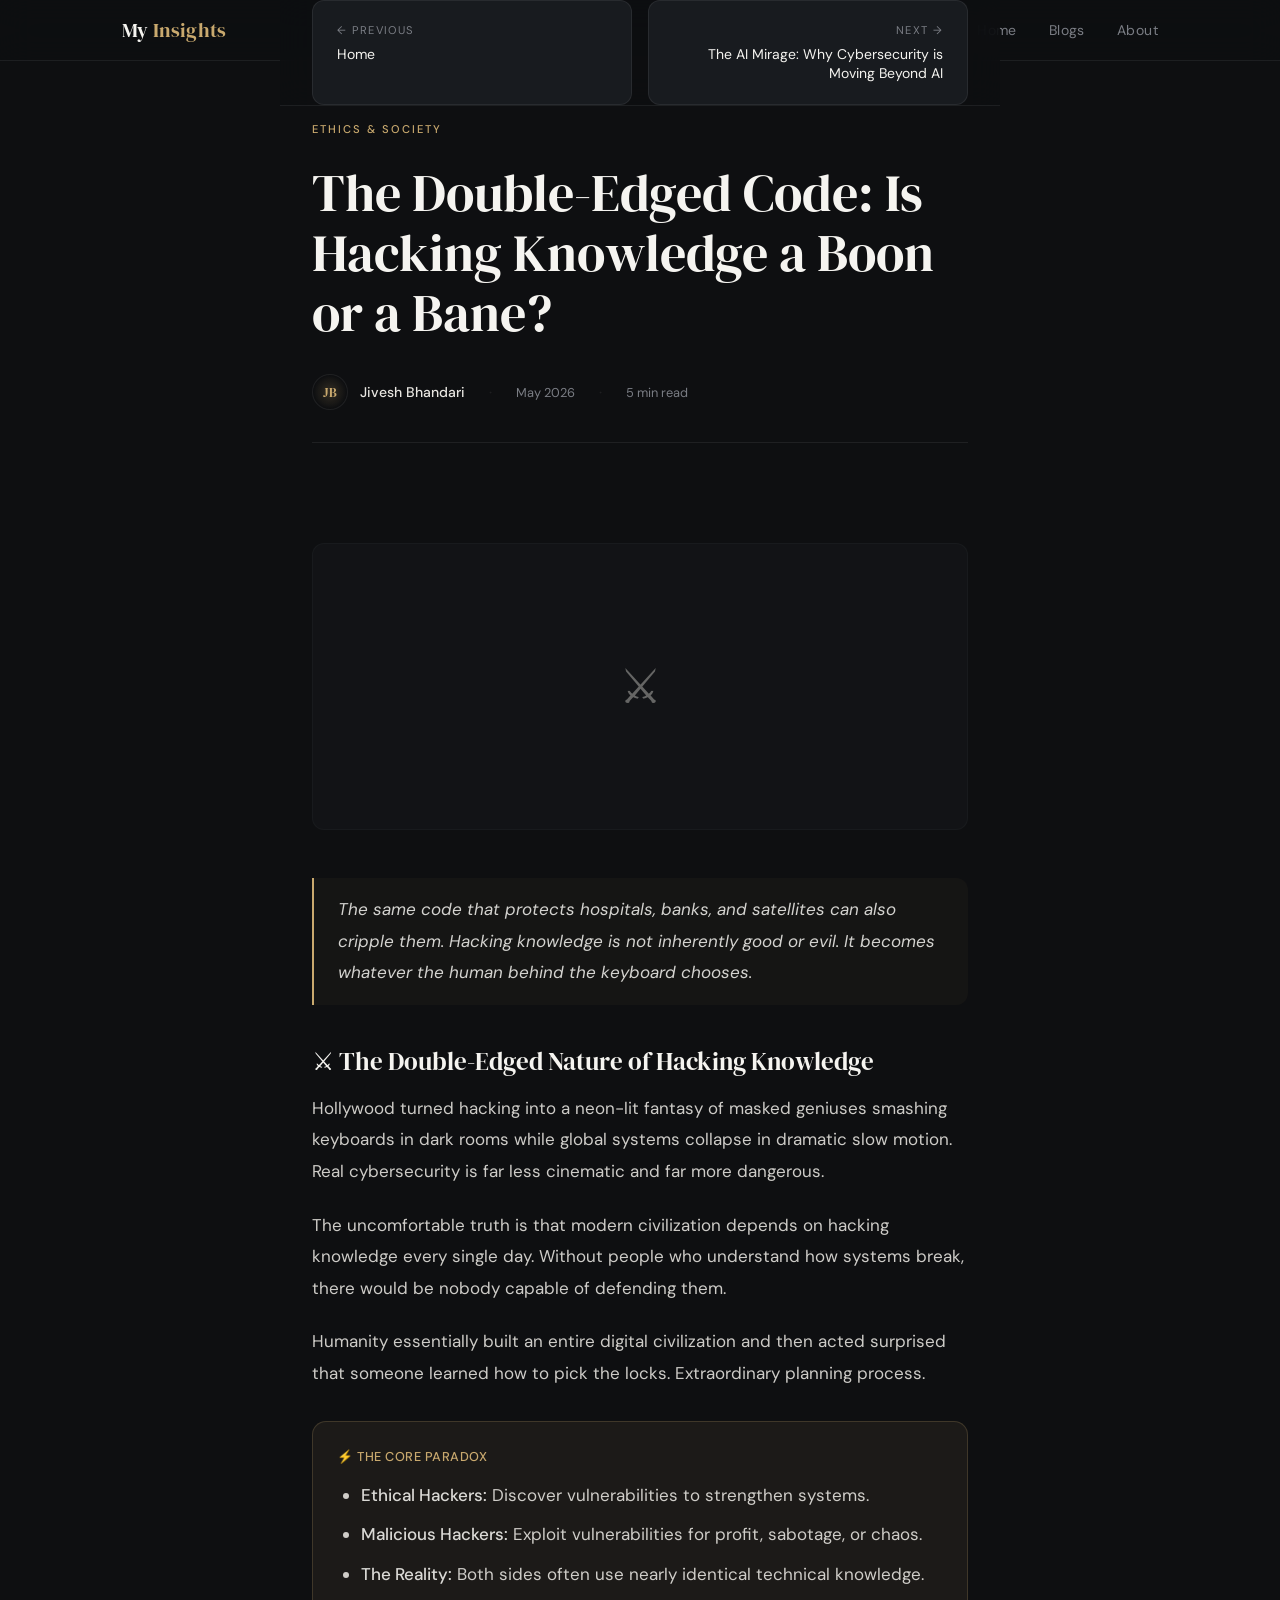
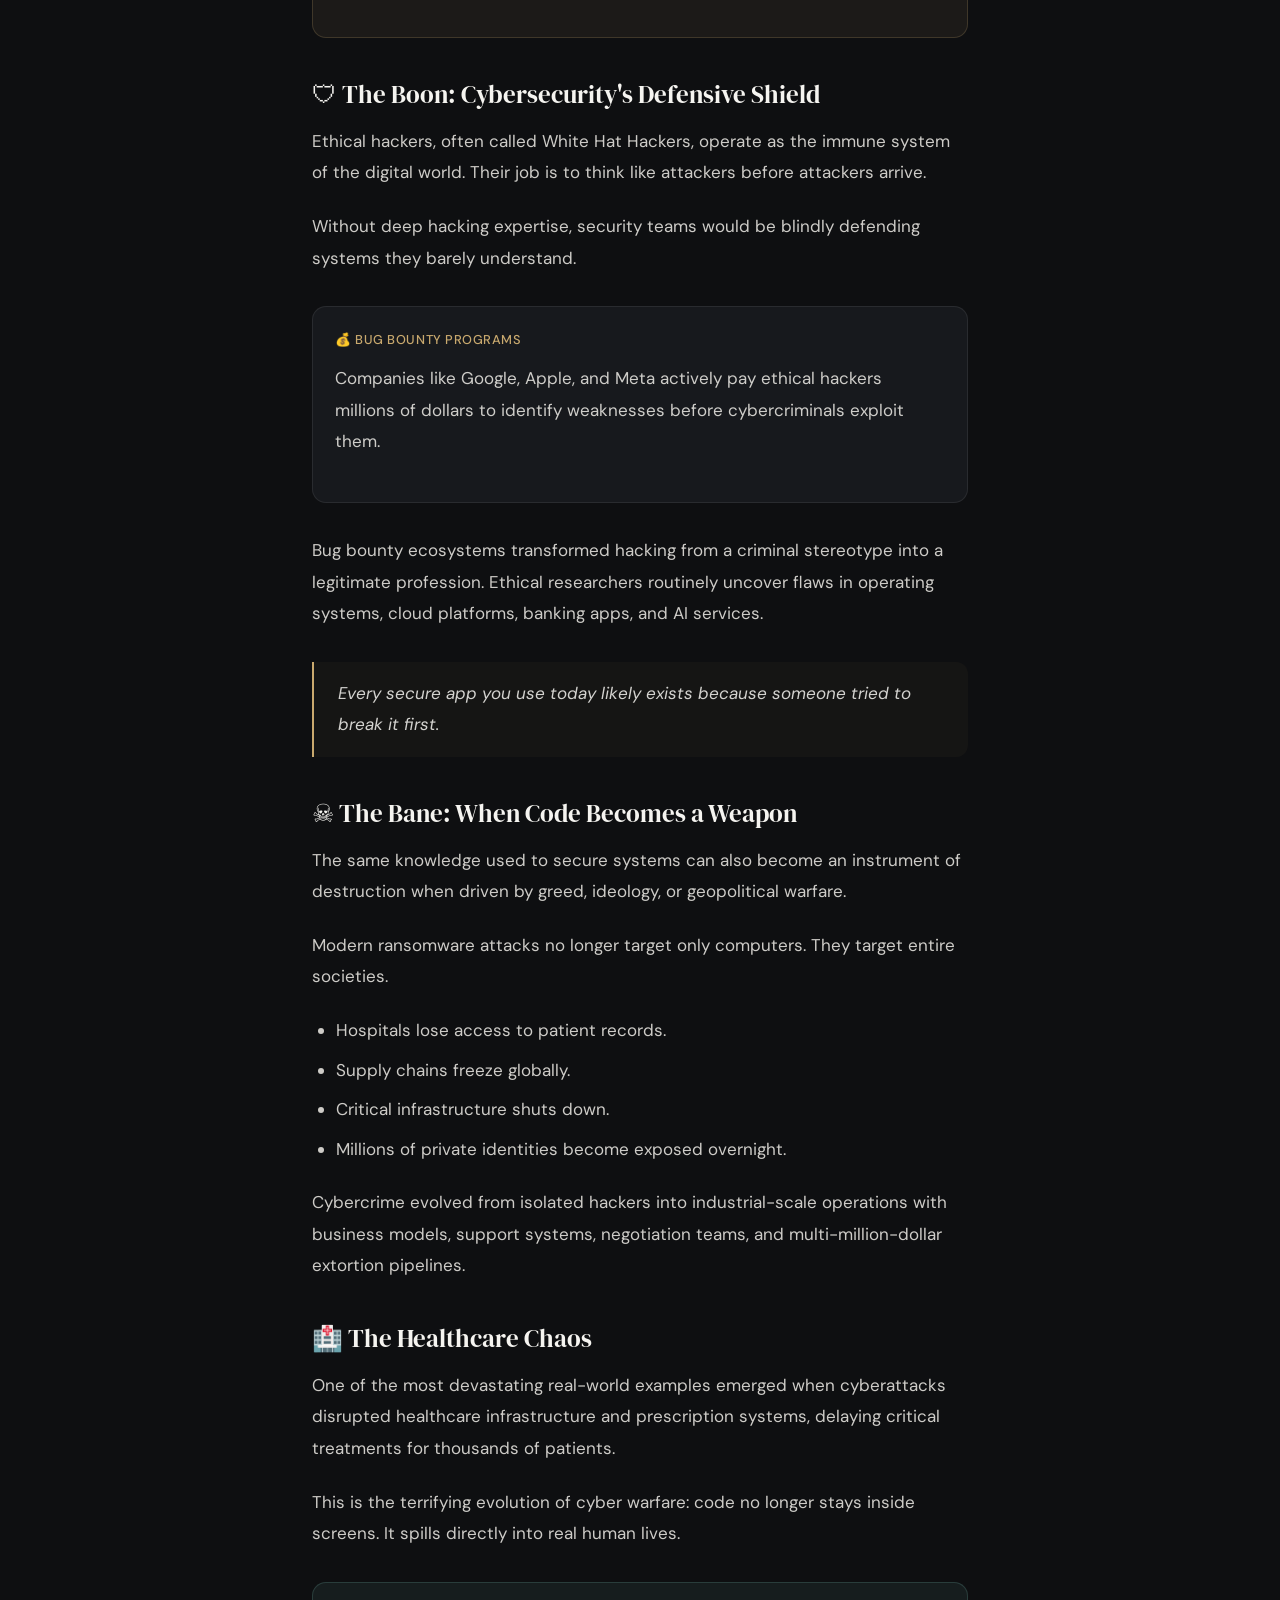
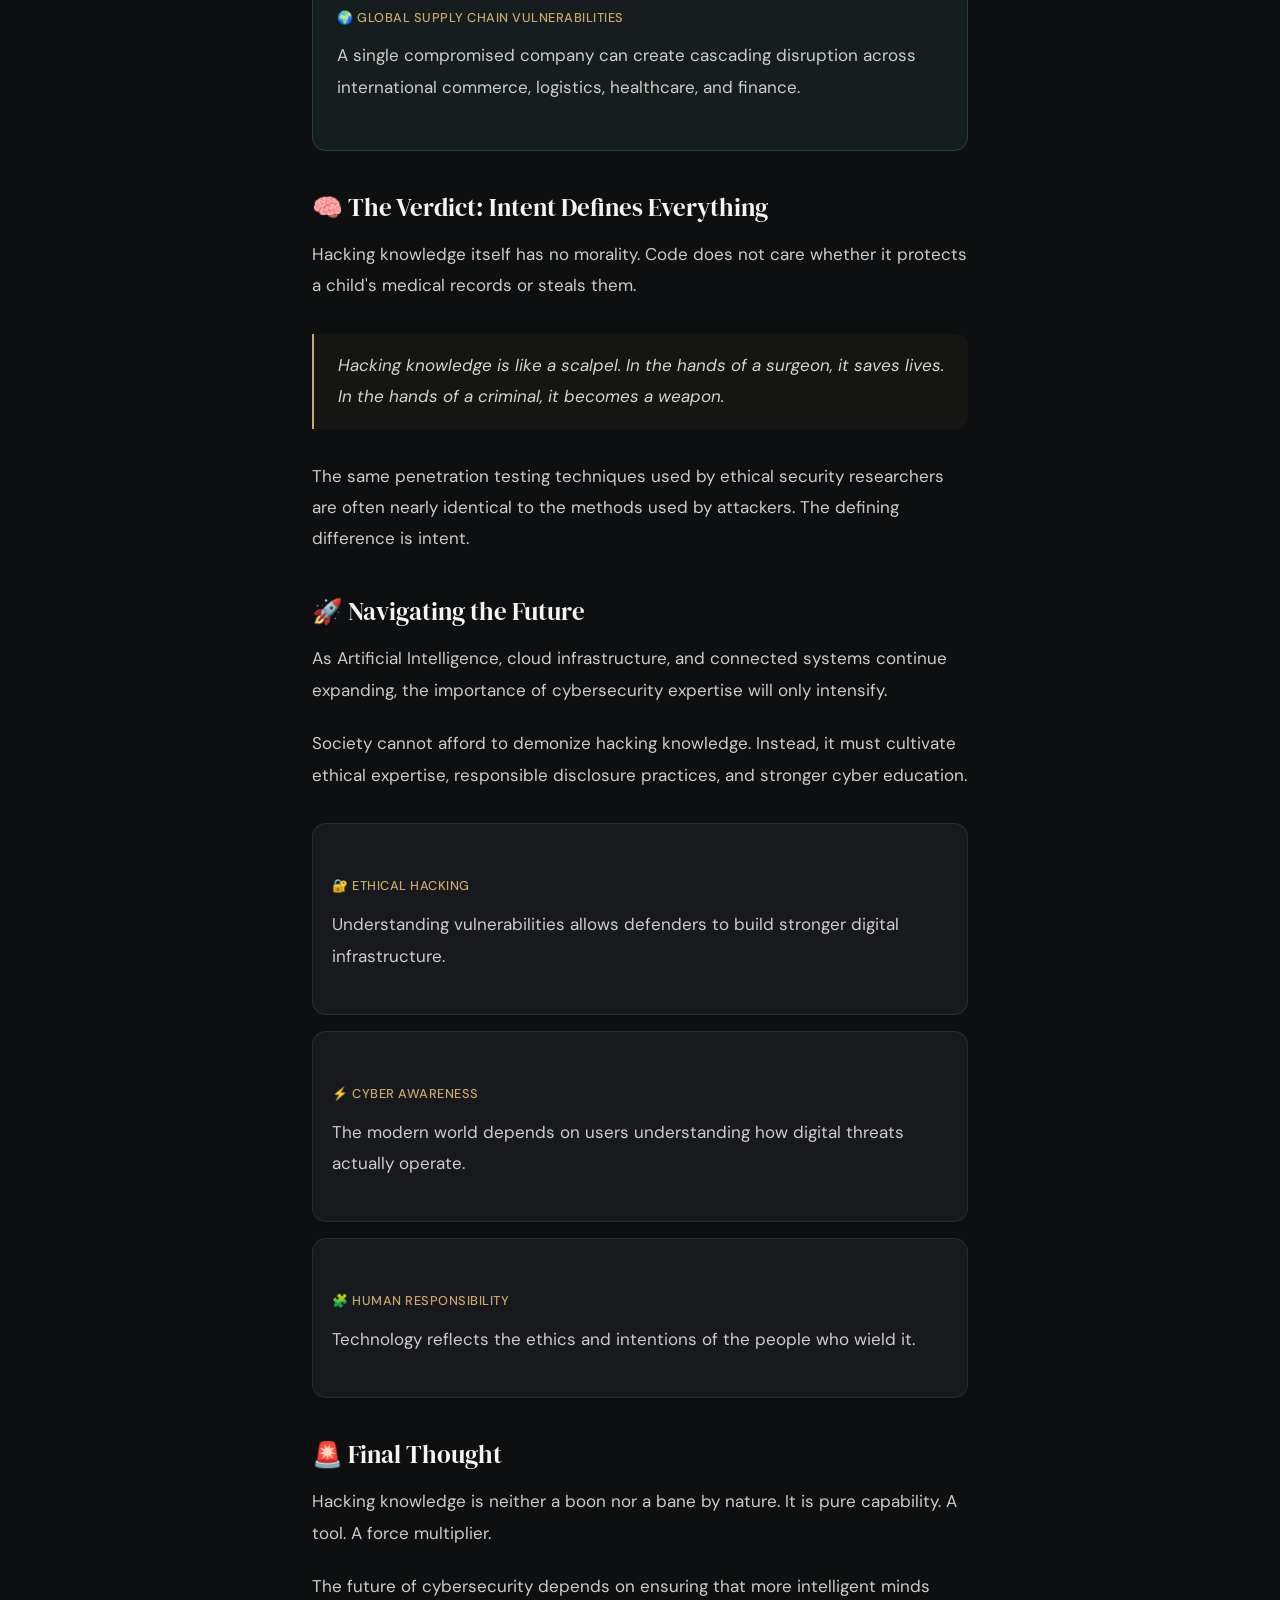
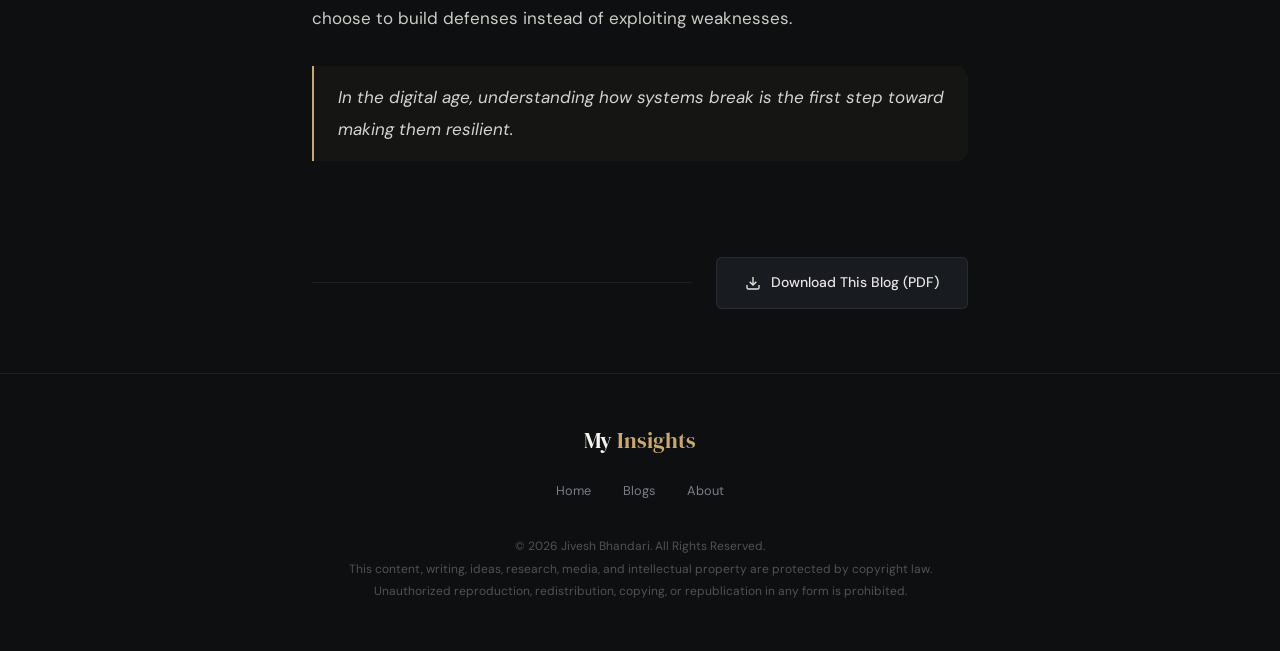
<file: Hacking_Knowledge_Boon_or_Bane.html>
<!DOCTYPE html>
<html lang="en">
<head>
  <meta charset="utf-8" />
  <meta content="width=device-width, initial-scale=1.0" name="viewport" />
  <meta content="The Double-Edged Code: Is Hacking Knowledge a Boon or a Bane? By Jivesh Bhandari" name="description" />
  <title>The Double-Edged Code — My Insights</title>
  <link href="https://fonts.googleapis.com" rel="preconnect" />
  <link crossorigin="" href="https://fonts.gstatic.com" rel="preconnect" />
  <link href="https://fonts.googleapis.com/css2?family=DM+Serif+Display:ital@0;1&family=DM+Sans:wght@300;400;500&display=swap" rel="stylesheet" />
  <link rel="stylesheet" href="blog.css" />
</head>
<body>

  <nav>
    <div class="nav-inner">
      <a class="nav-logo" href="index.html">My <span>Insights</span></a>
      <ul class="nav-links">
        <li><a href="index.html">Home</a></li>
        <li><a href="index.html#blogs">Blogs</a></li>
        <li><a href="index.html#about">About</a></li>
      </ul>
    </div>
  </nav>

  <header class="blog-hero">
    <p class="blog-tag">Ethics &amp; Society</p>
    <h1 class="blog-title">The Double-Edged Code: Is Hacking Knowledge a Boon or a Bane?</h1>
    <div class="blog-meta">
      <div class="meta-author">
        <div class="meta-avatar">JB</div>
        <div>
          <div class="meta-name">Jivesh Bhandari</div>
        </div>
      </div>
      <span class="meta-dot">·</span>
      <span class="meta-info">May 2026</span>
      <span class="meta-dot">·</span>
      <span class="meta-info" id="read-time">5 min read</span>
    </div>
  </header>

  <div class="cover-img-wrap">
    <img alt="Hacking Knowledge — Boon or Bane"
      onerror="this.outerHTML='<div class=\'cover-img-placeholder\'>⚔</div>'"
      src="https://lh3.googleusercontent.com/pw/AP1GczMq9yNB_U9fghuEnM-Q7bZff6iFEiEwh6FCKW2mfzI6XwjSGj_rlnCyKGowDDvUQPapVhyWKDLr_SGAsQro1u2xmjA0e5oeh9nJcEF5EJJ3mfOqzdGvhZCMtvaty3MlrDnmzh4pscwB37aiBfrCf-65=w1024-h683-s-no-gm?authuser=0" />
  </div>

  <article class="article" id="article-content">
    <div class="cyber-intro">
      <blockquote>
        <p>The same code that protects hospitals, banks, and satellites can also cripple them. Hacking knowledge is not inherently good or evil. It becomes whatever the human behind the keyboard chooses.</p>
      </blockquote>
    </div>
    <h2>⚔ The Double-Edged Nature of Hacking Knowledge</h2>
    <p>Hollywood turned hacking into a neon-lit fantasy of masked geniuses smashing keyboards in dark rooms while global systems collapse in dramatic slow motion. Real cybersecurity is far less cinematic and far more dangerous.</p>
    <p>The uncomfortable truth is that modern civilization depends on hacking knowledge every single day. Without people who understand how systems break, there would be nobody capable of defending them.</p>
    <p>Humanity essentially built an entire digital civilization and then acted surprised that someone learned how to pick the locks. Extraordinary planning process.</p>
    <div style="background:rgba(201,169,110,0.08); border:1px solid rgba(201,169,110,0.2); padding:1.5rem; border-radius:14px; margin:2rem 0;">
      <h3 style="margin-top:0;">⚡ The Core Paradox</h3>
      <ul>
        <li><strong>Ethical Hackers:</strong> Discover vulnerabilities to strengthen systems.</li>
        <li><strong>Malicious Hackers:</strong> Exploit vulnerabilities for profit, sabotage, or chaos.</li>
        <li><strong>The Reality:</strong> Both sides often use nearly identical technical knowledge.</li>
      </ul>
    </div>
    <h2>🛡 The Boon: Cybersecurity's Defensive Shield</h2>
    <p>Ethical hackers, often called White Hat Hackers, operate as the immune system of the digital world. Their job is to think like attackers before attackers arrive.</p>
    <p>Without deep hacking expertise, security teams would be blindly defending systems they barely understand.</p>
    <div style="padding:1.4rem; border-radius:14px; background:#17191d; border:1px solid rgba(255,255,255,0.08); margin:2rem 0;">
      <h3 style="margin-top:0;">💰 Bug Bounty Programs</h3>
      <p>Companies like Google, Apple, and Meta actively pay ethical hackers millions of dollars to identify weaknesses before cybercriminals exploit them.</p>
    </div>
    <p>Bug bounty ecosystems transformed hacking from a criminal stereotype into a legitimate profession. Ethical researchers routinely uncover flaws in operating systems, cloud platforms, banking apps, and AI services.</p>
    <blockquote>
      <p>Every secure app you use today likely exists because someone tried to break it first.</p>
    </blockquote>
    <h2>☠ The Bane: When Code Becomes a Weapon</h2>
    <p>The same knowledge used to secure systems can also become an instrument of destruction when driven by greed, ideology, or geopolitical warfare.</p>
    <p>Modern ransomware attacks no longer target only computers. They target entire societies.</p>
    <ul>
      <li>Hospitals lose access to patient records.</li>
      <li>Supply chains freeze globally.</li>
      <li>Critical infrastructure shuts down.</li>
      <li>Millions of private identities become exposed overnight.</li>
    </ul>
    <p>Cybercrime evolved from isolated hackers into industrial-scale operations with business models, support systems, negotiation teams, and multi-million-dollar extortion pipelines.</p>
    <h2>🏥 The Healthcare Chaos</h2>
    <p>One of the most devastating real-world examples emerged when cyberattacks disrupted healthcare infrastructure and prescription systems, delaying critical treatments for thousands of patients.</p>
    <p>This is the terrifying evolution of cyber warfare: code no longer stays inside screens. It spills directly into real human lives.</p>
    <div style="background:rgba(126,202,192,0.08); border:1px solid rgba(126,202,192,0.18); padding:1.5rem; border-radius:14px; margin:2rem 0;">
      <h3 style="margin-top:0;">🌍 Global Supply Chain Vulnerabilities</h3>
      <p>A single compromised company can create cascading disruption across international commerce, logistics, healthcare, and finance.</p>
    </div>
    <h2>🧠 The Verdict: Intent Defines Everything</h2>
    <p>Hacking knowledge itself has no morality. Code does not care whether it protects a child's medical records or steals them.</p>
    <blockquote>
      <p>Hacking knowledge is like a scalpel. In the hands of a surgeon, it saves lives. In the hands of a criminal, it becomes a weapon.</p>
    </blockquote>
    <p>The same penetration testing techniques used by ethical security researchers are often nearly identical to the methods used by attackers. The defining difference is intent.</p>
    <h2>🚀 Navigating the Future</h2>
    <p>As Artificial Intelligence, cloud infrastructure, and connected systems continue expanding, the importance of cybersecurity expertise will only intensify.</p>
    <p>Society cannot afford to demonize hacking knowledge. Instead, it must cultivate ethical expertise, responsible disclosure practices, and stronger cyber education.</p>
    <div style="display:grid; gap:1rem; margin:2rem 0;">
      <div style="padding:1.2rem; border-radius:14px; background:#17191d; border:1px solid rgba(255,255,255,0.08);">
        <h3>🔐 Ethical Hacking</h3>
        <p>Understanding vulnerabilities allows defenders to build stronger digital infrastructure.</p>
      </div>
      <div style="padding:1.2rem; border-radius:14px; background:#17191d; border:1px solid rgba(255,255,255,0.08);">
        <h3>⚡ Cyber Awareness</h3>
        <p>The modern world depends on users understanding how digital threats actually operate.</p>
      </div>
      <div style="padding:1.2rem; border-radius:14px; background:#17191d; border:1px solid rgba(255,255,255,0.08);">
        <h3>🧩 Human Responsibility</h3>
        <p>Technology reflects the ethics and intentions of the people who wield it.</p>
      </div>
    </div>
    <h2>🚨 Final Thought</h2>
    <p>Hacking knowledge is neither a boon nor a bane by nature. It is pure capability. A tool. A force multiplier.</p>
    <p>The future of cybersecurity depends on ensuring that more intelligent minds choose to build defenses instead of exploiting weaknesses.</p>
    <blockquote>
      <p>In the digital age, understanding how systems break is the first step toward making them resilient.</p>
    </blockquote>
  </article>

  <div class="download-section">
    <a class="btn-download" download="" href="./assets/Hacking_Knowledge_Boon_or_Bane.pdf">
      <svg fill="none" stroke="currentColor" stroke-width="2" viewBox="0 0 24 24"><path d="M21 15v4a2 2 0 0 1-2 2H5a2 2 0 0 1-2-2v-4"></path><polyline points="7 10 12 15 17 10"></polyline><line x1="12" x2="12" y1="15" y2="3"></line></svg>
      Download This Blog (PDF)
    </a>
  </div>

  <nav aria-label="Blog navigation" class="page-nav">
    <a class="page-nav-link prev" href="index.html">
      <span class="page-nav-label">← Previous</span>
      <span class="page-nav-title">Home</span>
    </a>
    <a class="page-nav-link next" href="Cybersecurity_Beyond_AI_and_Data_Science.html">
      <span class="page-nav-label">Next →</span>
      <span class="page-nav-title">The AI Mirage: Why Cybersecurity is Moving Beyond AI</span>
    </a>
  </nav>

  <footer>
    <div class="logo">My <span>Insights</span></div>
    <ul class="footer-links">
      <li><a href="index.html">Home</a></li>
      <li><a href="index.html#blogs">Blogs</a></li>
      <li><a href="index.html#about">About</a></li>
    </ul>
    <p class="footer-copy">
      © 2026 Jivesh Bhandari. All Rights Reserved.<br />
      This content, writing, ideas, research, media, and intellectual property are protected by copyright law.
      Unauthorized reproduction, redistribution, copying, or republication in any form is prohibited.
    </p>
  </footer>

</body>
</html>
</file>
<file: index.css>
*, *::before, *::after { box-sizing: border-box; margin: 0; padding: 0; }

:root {
  --bg: #0e0f11;
  --bg2: #131518;
  --surface: #181b1f;
  --border: rgba(255,255,255,0.07);
  --text: #e8e6e1;
  --muted: #7a7d84;
  --accent: #c9a96e;
  --accent2: #7ecac0;
  --white: #f5f4f0;
  --max: 1100px;
  --rad: 12px;
}

html { scroll-behavior: smooth; }

body {
  background: var(--bg);
  color: var(--text);
  font-family: 'DM Sans', sans-serif;
  font-size: 16px;
  line-height: 1.7;
  -webkit-font-smoothing: antialiased;
}

/* NAV */
nav {
  position: fixed; top: 0; left: 0; right: 0; z-index: 100;
  background: rgba(14,15,17,0.85);
  backdrop-filter: blur(16px);
  border-bottom: 1px solid var(--border);
}
.nav-inner {
  max-width: var(--max);
  margin: 0 auto;
  padding: 0 2rem;
  height: 60px;
  display: flex;
  align-items: center;
  justify-content: space-between;
}
.nav-logo {
  font-family: 'DM Serif Display', serif;
  font-size: 1.25rem;
  color: var(--white);
  text-decoration: none;
  letter-spacing: 0.01em;
}
.nav-logo span { color: var(--accent); }
.nav-links { display: flex; gap: 2rem; list-style: none; }
.nav-links a {
  color: var(--muted);
  text-decoration: none;
  font-size: 0.875rem;
  font-weight: 400;
  letter-spacing: 0.03em;
  transition: color 0.2s;
}
.nav-links a:hover { color: var(--white); }

/* HERO */
.hero {
  min-height: 100vh;
  display: flex;
  flex-direction: column;
  justify-content: center;
  padding: 100px 2rem 80px;
  position: relative;
  overflow: hidden;
}
.hero-bg {
  position: absolute; inset: 0;
  background-image: url('https://lh3.googleusercontent.com/pw/AP1GczNeEbO_qNmaP4E3R63Bu9_kUlmDk4RYoKsVJawiVzj3c5rpnS4k363FmC-k52hP71HSp8kPJO4ZqF_bJ3e5_zejurnPZ3fEbfZ1PQjHi17UHcwoRBCBDaNKCDfcrjXe0fOIX1Igfu7BNVHOt8ntsnmY=w1574-h827-s-no-gm?authuser=0');
  background-size: cover;
  background-position: center;
  opacity: 0.50;
  filter: grayscale(100%);
}
.hero-overlay {
  position: absolute; inset: 0;
  background: linear-gradient(180deg, transparent 40%, var(--bg) 100%);
}
.hero-content {
  position: relative;
  max-width: var(--max);
  margin: 0 auto;
  width: 100%;
}
.hero-eyebrow {
  font-size: 0.75rem;
  letter-spacing: 0.2em;
  text-transform: uppercase;
  color: var(--accent);
  margin-bottom: 1.5rem;
  font-weight: 500;
}
.hero-title {
  font-family: 'DM Serif Display', serif;
  font-size: clamp(3rem, 8vw, 6.5rem);
  line-height: 1.05;
  color: var(--white);
  margin-bottom: 0.5rem;
  font-weight: 400;
}
.hero-title em { font-style: italic; color: var(--accent); }
.hero-sub { font-size: 1rem; color: var(--muted); margin-bottom: 0.5rem; font-weight: 300; }
.hero-tagline {
  font-size: 0.8rem;
  letter-spacing: 0.12em;
  text-transform: uppercase;
  color: var(--muted);
  margin-bottom: 2.5rem;
  font-weight: 400;
}
.hero-intro {
  max-width: 520px;
  font-size: 1rem;
  color: var(--text);
  opacity: 0.75;
  margin-bottom: 3rem;
  line-height: 1.8;
}
.hero-btns { display: flex; gap: 1rem; flex-wrap: wrap; }
.btn {
  display: inline-flex;
  align-items: center;
  gap: 0.5rem;
  padding: 0.75rem 1.75rem;
  border-radius: 6px;
  font-size: 0.875rem;
  font-weight: 500;
  text-decoration: none;
  transition: all 0.25s ease;
  cursor: pointer;
  letter-spacing: 0.02em;
}
.btn-primary {
  background: var(--accent);
  color: #0e0f11;
  border: 1px solid var(--accent);
}
.btn-primary:hover {
  background: #dbb97e;
  transform: translateY(-1px);
  box-shadow: 0 8px 24px rgba(201,169,110,0.25);
}
.btn-ghost {
  background: transparent;
  color: var(--text);
  border: 1px solid var(--border);
}
.btn-ghost:hover {
  border-color: rgba(255,255,255,0.2);
  color: var(--white);
  transform: translateY(-1px);
}
.scroll-hint {
  position: absolute;
  bottom: 2.5rem;
  left: 50%;
  transform: translateX(-50%);
  display: flex;
  flex-direction: column;
  align-items: center;
  gap: 0.4rem;
  color: var(--muted);
  font-size: 0.7rem;
  letter-spacing: 0.1em;
  text-transform: uppercase;
  opacity: 0.5;
  animation: pulse 2.5s ease-in-out infinite;
}
.scroll-hint::after {
  content: '';
  width: 1px;
  height: 32px;
  background: linear-gradient(to bottom, var(--muted), transparent);
}
@keyframes pulse { 0%,100%{opacity:0.3} 50%{opacity:0.6} }

/* SECTION LABEL */
.section-label {
  max-width: var(--max);
  margin: 0 auto;
  padding: 0 2rem;
  display: flex;
  align-items: center;
  gap: 1.5rem;
  margin-bottom: 3rem;
}
.section-label span {
  font-size: 0.7rem;
  letter-spacing: 0.2em;
  text-transform: uppercase;
  color: var(--muted);
  white-space: nowrap;
  font-weight: 500;
}
.section-label::after {
  content: '';
  flex: 1;
  height: 1px;
  background: var(--border);
}

/* BLOGS GRID */
#blogs { padding: 80px 2rem; }
.blogs-grid {
  max-width: var(--max);
  margin: 0 auto;
  display: grid;
  grid-template-columns: repeat(auto-fill, minmax(320px, 1fr));
  gap: 1.5rem;
}
.card {
  background: var(--surface);
  border: 1px solid var(--border);
  border-radius: var(--rad);
  overflow: hidden;
  text-decoration: none;
  display: flex;
  flex-direction: column;
  transition: transform 0.3s ease, border-color 0.3s ease, box-shadow 0.3s ease;
}
.card:hover {
  transform: translateY(-4px);
  border-color: rgba(201,169,110,0.25);
  box-shadow: 0 16px 40px rgba(0,0,0,0.4);
}
.card-img {
  aspect-ratio: 16/9;
  overflow: hidden;
  background: var(--bg2);
  position: relative;
}
.card-img img {
  width: 100%; height: 100%;
  object-fit: cover;
  transition: transform 0.5s ease;
  filter: brightness(0.85);
}
.card:hover .card-img img { transform: scale(1.04); }
.card-img-placeholder {
  width: 100%; height: 100%;
  background: linear-gradient(135deg, #1a1d22, #0e1014);
  display: flex;
  align-items: center;
  justify-content: center;
  font-size: 2rem;
  opacity: 0.3;
}
.card-body { padding: 1.75rem; flex: 1; display: flex; flex-direction: column; }
.card-tag {
  font-size: 0.68rem;
  letter-spacing: 0.15em;
  text-transform: uppercase;
  color: var(--accent);
  margin-bottom: 0.75rem;
  font-weight: 500;
}
.card-title {
  font-family: 'DM Serif Display', serif;
  font-size: 1.2rem;
  color: var(--white);
  line-height: 1.4;
  margin-bottom: 0.75rem;
  font-weight: 400;
}
.card-desc {
  font-size: 0.875rem;
  color: var(--muted);
  line-height: 1.7;
  flex: 1;
  margin-bottom: 1.5rem;
}
.card-read {
  display: inline-flex;
  align-items: center;
  gap: 0.4rem;
  font-size: 0.8rem;
  color: var(--accent);
  font-weight: 500;
  letter-spacing: 0.03em;
  transition: gap 0.2s;
}
.card:hover .card-read { gap: 0.7rem; }
.card-read svg { width: 14px; height: 14px; }

/* ABOUT */
#about {
  padding: 80px 2rem;
  border-top: 1px solid var(--border);
}
.about-inner {
  max-width: var(--max);
  margin: 0 auto;
  display: grid;
  grid-template-columns: 1fr 1fr;
  gap: 5rem;
  align-items: center;
}
.about-heading {
  font-family: 'DM Serif Display', serif;
  font-size: clamp(2rem, 4vw, 3rem);
  color: var(--white);
  line-height: 1.2;
  margin-bottom: 1.5rem;
}
.about-heading em { font-style: italic; color: var(--accent); }
.about-text { font-size: 0.95rem; color: var(--muted); line-height: 1.9; margin-bottom: 1rem; }
.about-tags { display: flex; flex-wrap: wrap; gap: 0.5rem; margin-top: 1.5rem; }
.tag {
  font-size: 0.72rem;
  letter-spacing: 0.08em;
  padding: 0.35rem 0.8rem;
  border: 1px solid var(--border);
  border-radius: 999px;
  color: var(--muted);
  text-transform: uppercase;
}
.about-visual { display: flex; align-items: center; justify-content: center; }
.about-monogram {
  width: 200px; height: 200px;
  border: 1px solid var(--border);
  border-radius: 50%;
  display: flex;
  align-items: center;
  justify-content: center;
  font-family: 'DM Serif Display', serif;
  font-size: 4rem;
  color: var(--accent);
  background: radial-gradient(circle at center, rgba(201,169,110,0.07), transparent 70%);
  position: relative;
}
.about-monogram::before {
  content: '';
  position: absolute; inset: -12px;
  border-radius: 50%;
  border: 1px solid rgba(201,169,110,0.12);
}

/* FOOTER */
footer {
  border-top: 1px solid var(--border);
  padding: 3rem 2rem;
  text-align: center;
}
footer .logo { font-family: 'DM Serif Display', serif; font-size: 1.4rem; color: var(--white); margin-bottom: 1rem; }
footer .logo span { color: var(--accent); }
.footer-links { display: flex; justify-content: center; gap: 2rem; margin-bottom: 2rem; list-style: none; }
.footer-links a { font-size: 0.8rem; color: var(--muted); text-decoration: none; transition: color 0.2s; }
.footer-links a:hover { color: var(--white); }
.footer-copy { font-size: 0.75rem; color: var(--muted); line-height: 1.9; max-width: 600px; margin: 0 auto; opacity: 0.6; }

/* ANIMATIONS */
.fade-up {
  opacity: 0;
  transform: translateY(24px);
  transition: opacity 0.6s ease, transform 0.6s ease;
}
.fade-up.visible { opacity: 1; transform: translateY(0); }
.fade-up:nth-child(2) { transition-delay: 0.1s; }
.fade-up:nth-child(3) { transition-delay: 0.2s; }

/* RESPONSIVE */
@media (max-width: 768px) {
  .nav-links { display: none; }
  .hero { padding: 90px 1.5rem 70px; }
  .hero-btns { flex-direction: column; width: fit-content; }
  #blogs { padding: 60px 1.5rem; }
  .blogs-grid { grid-template-columns: 1fr; }
  .about-inner { grid-template-columns: 1fr; gap: 2.5rem; }
  .about-visual { display: none; }
  #about { padding: 60px 1.5rem; }
  footer { padding: 2.5rem 1.5rem; }
  .footer-links { flex-wrap: wrap; gap: 1.25rem; }
}
</file>
<file: blog.css>
*, *::before, *::after { box-sizing: border-box; margin: 0; padding: 0; }

:root {
  --bg: #0e0f11;
  --bg2: #131518;
  --surface: #181b1f;
  --border: rgba(255,255,255,0.07);
  --text: #e8e6e1;
  --muted: #7a7d84;
  --accent: #c9a96e;
  --accent2: #7ecac0;
  --white: #f5f4f0;
  --max: 1100px;
  --read-max: 720px;
  --rad: 12px;
}

html { scroll-behavior: smooth; }

body {
  background: var(--bg);
  color: var(--text);
  font-family: 'DM Sans', sans-serif;
  font-size: 16px;
  line-height: 1.7;
  -webkit-font-smoothing: antialiased;
}

/* NAV */
nav {
  position: fixed; top: 0; left: 0; right: 0; z-index: 100;
  background: rgba(14,15,17,0.85);
  backdrop-filter: blur(16px);
  border-bottom: 1px solid var(--border);
}
.nav-inner {
  max-width: var(--max);
  margin: 0 auto;
  padding: 0 2rem;
  height: 60px;
  display: flex;
  align-items: center;
  justify-content: space-between;
}
.nav-logo {
  font-family: 'DM Serif Display', serif;
  font-size: 1.25rem;
  color: var(--white);
  text-decoration: none;
  letter-spacing: 0.01em;
}
.nav-logo span { color: var(--accent); }
.nav-links { display: flex; gap: 2rem; list-style: none; }
.nav-links a {
  color: var(--muted);
  text-decoration: none;
  font-size: 0.875rem;
  font-weight: 400;
  letter-spacing: 0.03em;
  transition: color 0.2s;
}
.nav-links a:hover { color: var(--white); }

/* BLOG HERO */
.blog-hero {
  padding: 120px 2rem 60px;
  max-width: var(--read-max);
  margin: 0 auto;
}
.blog-tag {
  font-size: 0.7rem;
  letter-spacing: 0.18em;
  text-transform: uppercase;
  color: var(--accent);
  font-weight: 500;
  margin-bottom: 1.5rem;
}
.blog-title {
  font-family: 'DM Serif Display', serif;
  font-size: clamp(2rem, 5vw, 3.25rem);
  line-height: 1.15;
  color: var(--white);
  font-weight: 400;
  margin-bottom: 2rem;
}
.blog-meta {
  display: flex;
  align-items: center;
  gap: 1.5rem;
  flex-wrap: wrap;
  padding-bottom: 2rem;
  border-bottom: 1px solid var(--border);
  margin-bottom: 2.5rem;
}
.meta-author { display: flex; align-items: center; gap: 0.75rem; }
.meta-avatar {
  width: 36px; height: 36px;
  border-radius: 50%;
  background: radial-gradient(circle at center, rgba(201,169,110,0.2), transparent 70%);
  border: 1px solid var(--border);
  display: flex; align-items: center; justify-content: center;
  font-family: 'DM Serif Display', serif;
  font-size: 0.8rem;
  color: var(--accent);
}
.meta-name { font-size: 0.875rem; color: var(--text); font-weight: 500; }
.meta-dot { color: var(--border); }
.meta-info { font-size: 0.8rem; color: var(--muted); }

/* COVER IMAGE */
.cover-img-wrap {
  max-width: var(--read-max);
  margin: 0 auto 3rem;
  padding: 0 2rem;
}
.cover-img-wrap img {
  width: 100%;
  aspect-ratio: 16/7;
  object-fit: cover;
  border-radius: var(--rad);
  border: 1px solid var(--border);
  display: block;
}
.cover-img-placeholder {
  width: 100%;
  aspect-ratio: 16/7;
  border-radius: var(--rad);
  border: 1px solid var(--border);
  background: var(--surface);
  display: flex; align-items: center; justify-content: center;
  font-size: 3rem;
  opacity: 0.4;
}

/* ARTICLE */
.article {
  max-width: var(--read-max);
  margin: 0 auto;
  padding: 0 2rem 4rem;
}
.article h1, .article h2 {
  font-family: 'DM Serif Display', serif;
  color: var(--white);
  font-weight: 400;
  margin-top: 2.5rem;
  margin-bottom: 1rem;
  line-height: 1.3;
}
.article h1 { font-size: clamp(1.5rem, 3vw, 2rem); }
.article h2 { font-size: clamp(1.2rem, 2.5vw, 1.55rem); }
.article h3 {
  font-weight: 500;
  color: var(--accent);
  letter-spacing: 0.04em;
  text-transform: uppercase;
  font-size: 0.8rem;
  margin-top: 2rem;
  margin-bottom: 0.75rem;
}
.article p {
  font-size: 1.0625rem;
  line-height: 1.85;
  color: var(--text);
  margin-bottom: 1.4rem;
  opacity: 0.88;
}
.article blockquote {
  border-left: 2px solid var(--accent);
  padding: 1rem 1.5rem;
  margin: 2rem 0;
  background: rgba(201,169,110,0.04);
  border-radius: 0 var(--rad) var(--rad) 0;
}
.article blockquote p { font-style: italic; color: var(--white); opacity: 0.85; margin: 0; }
.article ul, .article ol { padding-left: 1.5rem; margin-bottom: 1.4rem; }
.article li { font-size: 1.0625rem; line-height: 1.85; color: var(--text); opacity: 0.88; margin-bottom: 0.5rem; }
.article strong { color: var(--white); font-weight: 500; }
.article em { color: var(--accent2); font-style: italic; }
.article hr { border: none; border-top: 1px solid var(--border); margin: 3rem 0; }

/* DOWNLOAD */
.download-section {
  max-width: var(--read-max);
  margin: 0 auto 4rem;
  padding: 0 2rem;
  display: flex;
  align-items: center;
  gap: 1.5rem;
}
.download-section::before { content: ''; flex: 1; height: 1px; background: var(--border); }
.btn-download {
  display: inline-flex;
  align-items: center;
  gap: 0.6rem;
  padding: 0.8rem 1.75rem;
  border-radius: 6px;
  font-size: 0.875rem;
  font-weight: 500;
  text-decoration: none;
  transition: all 0.25s ease;
  background: var(--surface);
  color: var(--text);
  border: 1px solid var(--border);
  white-space: nowrap;
}
.btn-download:hover { border-color: var(--accent); color: var(--accent); transform: translateY(-1px); box-shadow: 0 6px 20px rgba(201,169,110,0.12); }
.btn-download svg { width: 16px; height: 16px; }

/* PAGE NAV */
.page-nav {
  max-width: var(--read-max);
  margin: 0 auto 5rem;
  padding: 0 2rem;
  display: grid;
  grid-template-columns: 1fr 1fr;
  gap: 1rem;
}
.page-nav-link {
  display: flex;
  flex-direction: column;
  gap: 0.3rem;
  padding: 1.25rem 1.5rem;
  border: 1px solid var(--border);
  border-radius: var(--rad);
  text-decoration: none;
  transition: all 0.25s;
  background: var(--surface);
}
.page-nav-link:hover { border-color: rgba(255,255,255,0.15); transform: translateY(-2px); }
.page-nav-link.next { text-align: right; }
.page-nav-label { font-size: 0.7rem; letter-spacing: 0.12em; text-transform: uppercase; color: var(--muted); }
.page-nav-title { font-size: 0.875rem; color: var(--white); font-weight: 400; line-height: 1.4; }

/* FOOTER */
footer {
  border-top: 1px solid var(--border);
  padding: 3rem 2rem;
  text-align: center;
}
footer .logo { font-family: 'DM Serif Display', serif; font-size: 1.4rem; color: var(--white); margin-bottom: 1rem; }
footer .logo span { color: var(--accent); }
.footer-links { display: flex; justify-content: center; gap: 2rem; margin-bottom: 2rem; list-style: none; }
.footer-links a { font-size: 0.8rem; color: var(--muted); text-decoration: none; transition: color 0.2s; }
.footer-links a:hover { color: var(--white); }
.footer-copy { font-size: 0.75rem; color: var(--muted); line-height: 1.9; max-width: 600px; margin: 0 auto; opacity: 0.6; }

/* RESPONSIVE */
@media (max-width: 768px) {
  .nav-links { display: none; }
  .blog-hero, .cover-img-wrap, .article, .download-section, .page-nav { padding-left: 1.25rem; padding-right: 1.25rem; }
  .page-nav { grid-template-columns: 1fr; }
  footer { padding: 2.5rem 1.25rem; }
  .footer-links { flex-wrap: wrap; gap: 1.25rem; }
}
</file>
